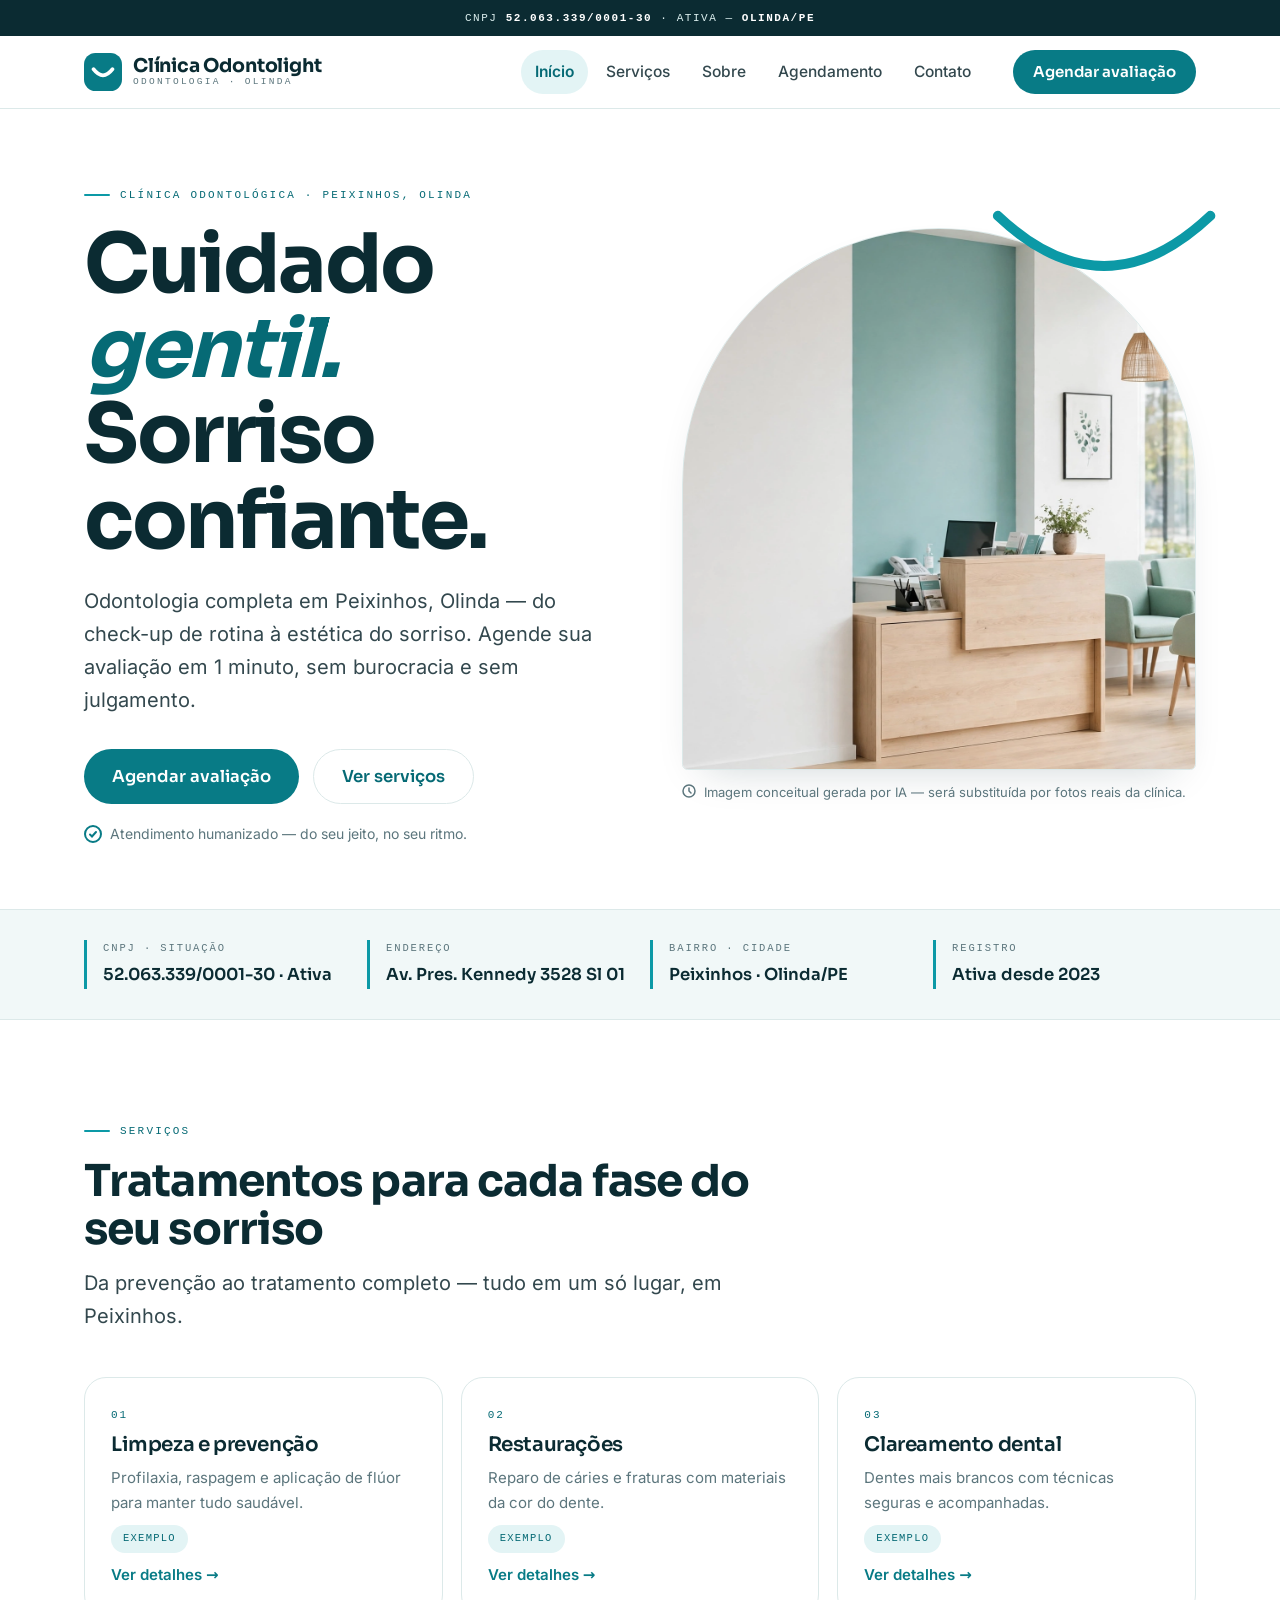
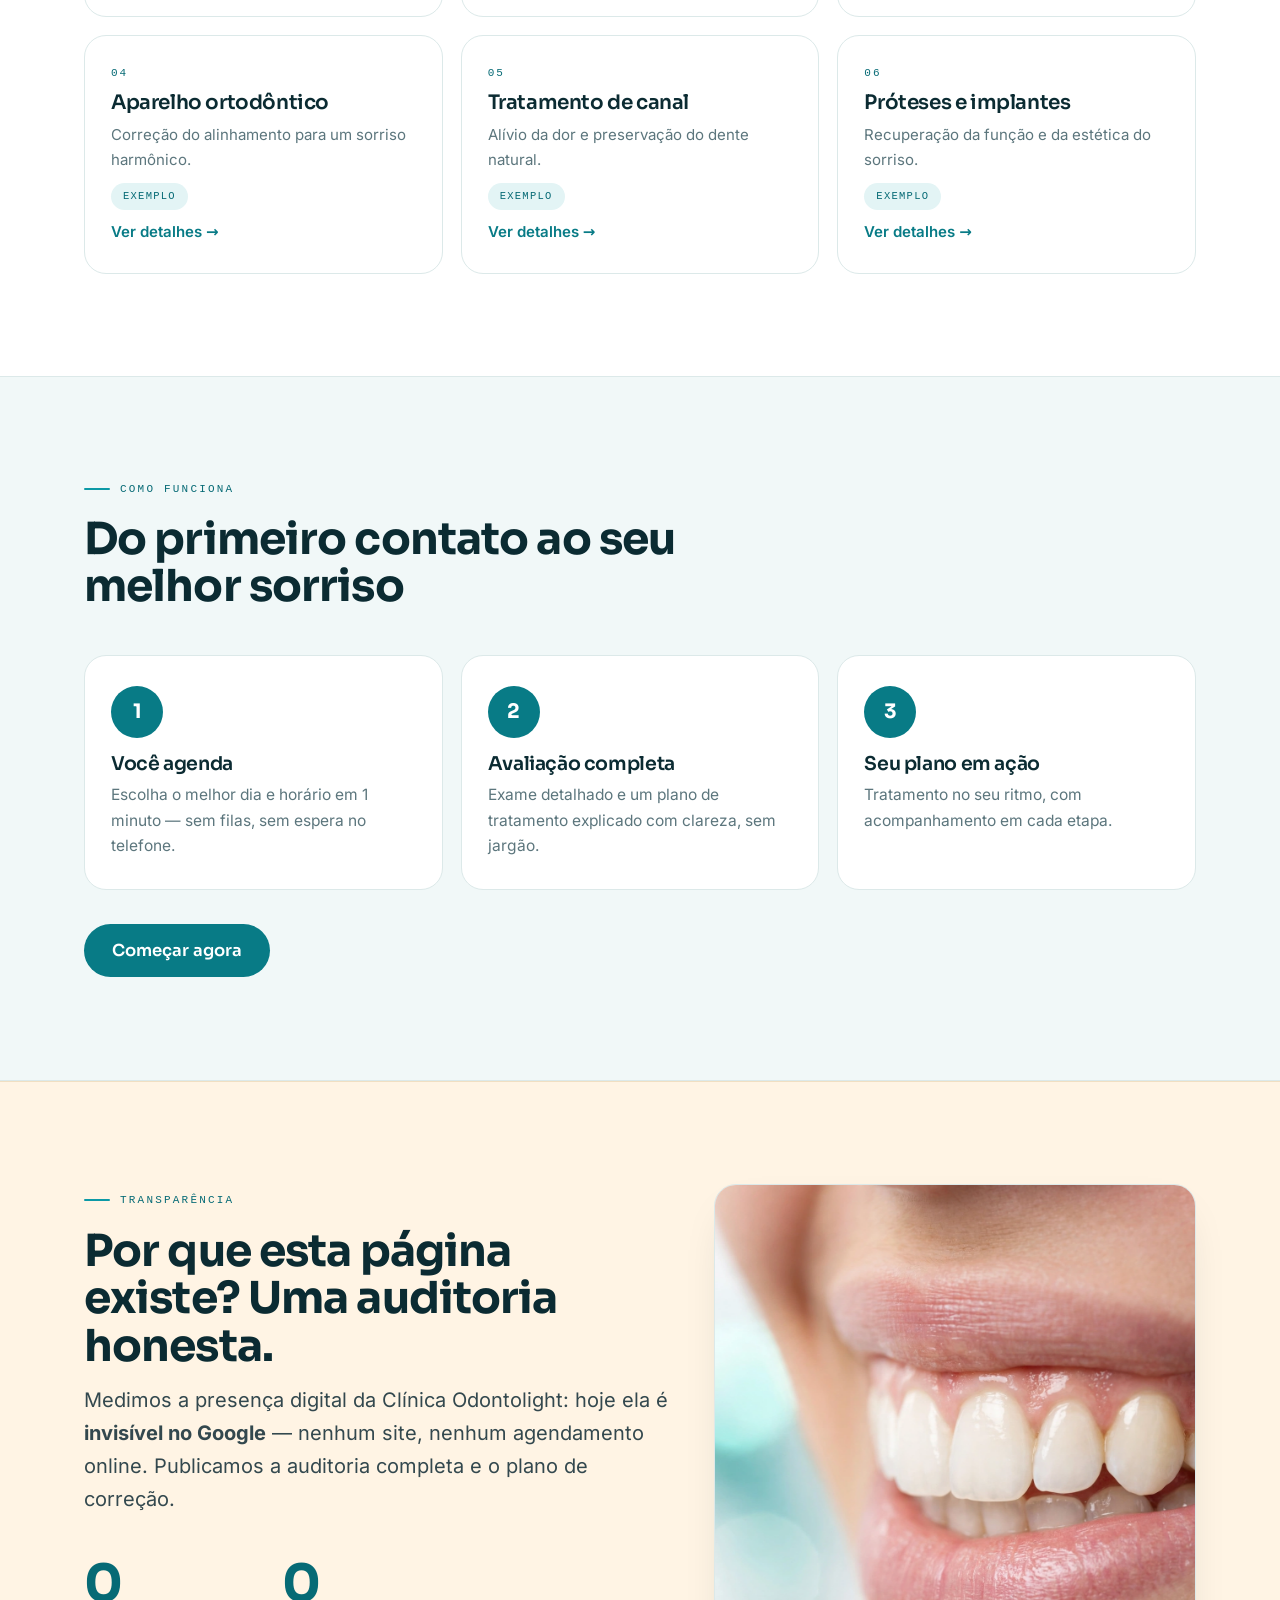
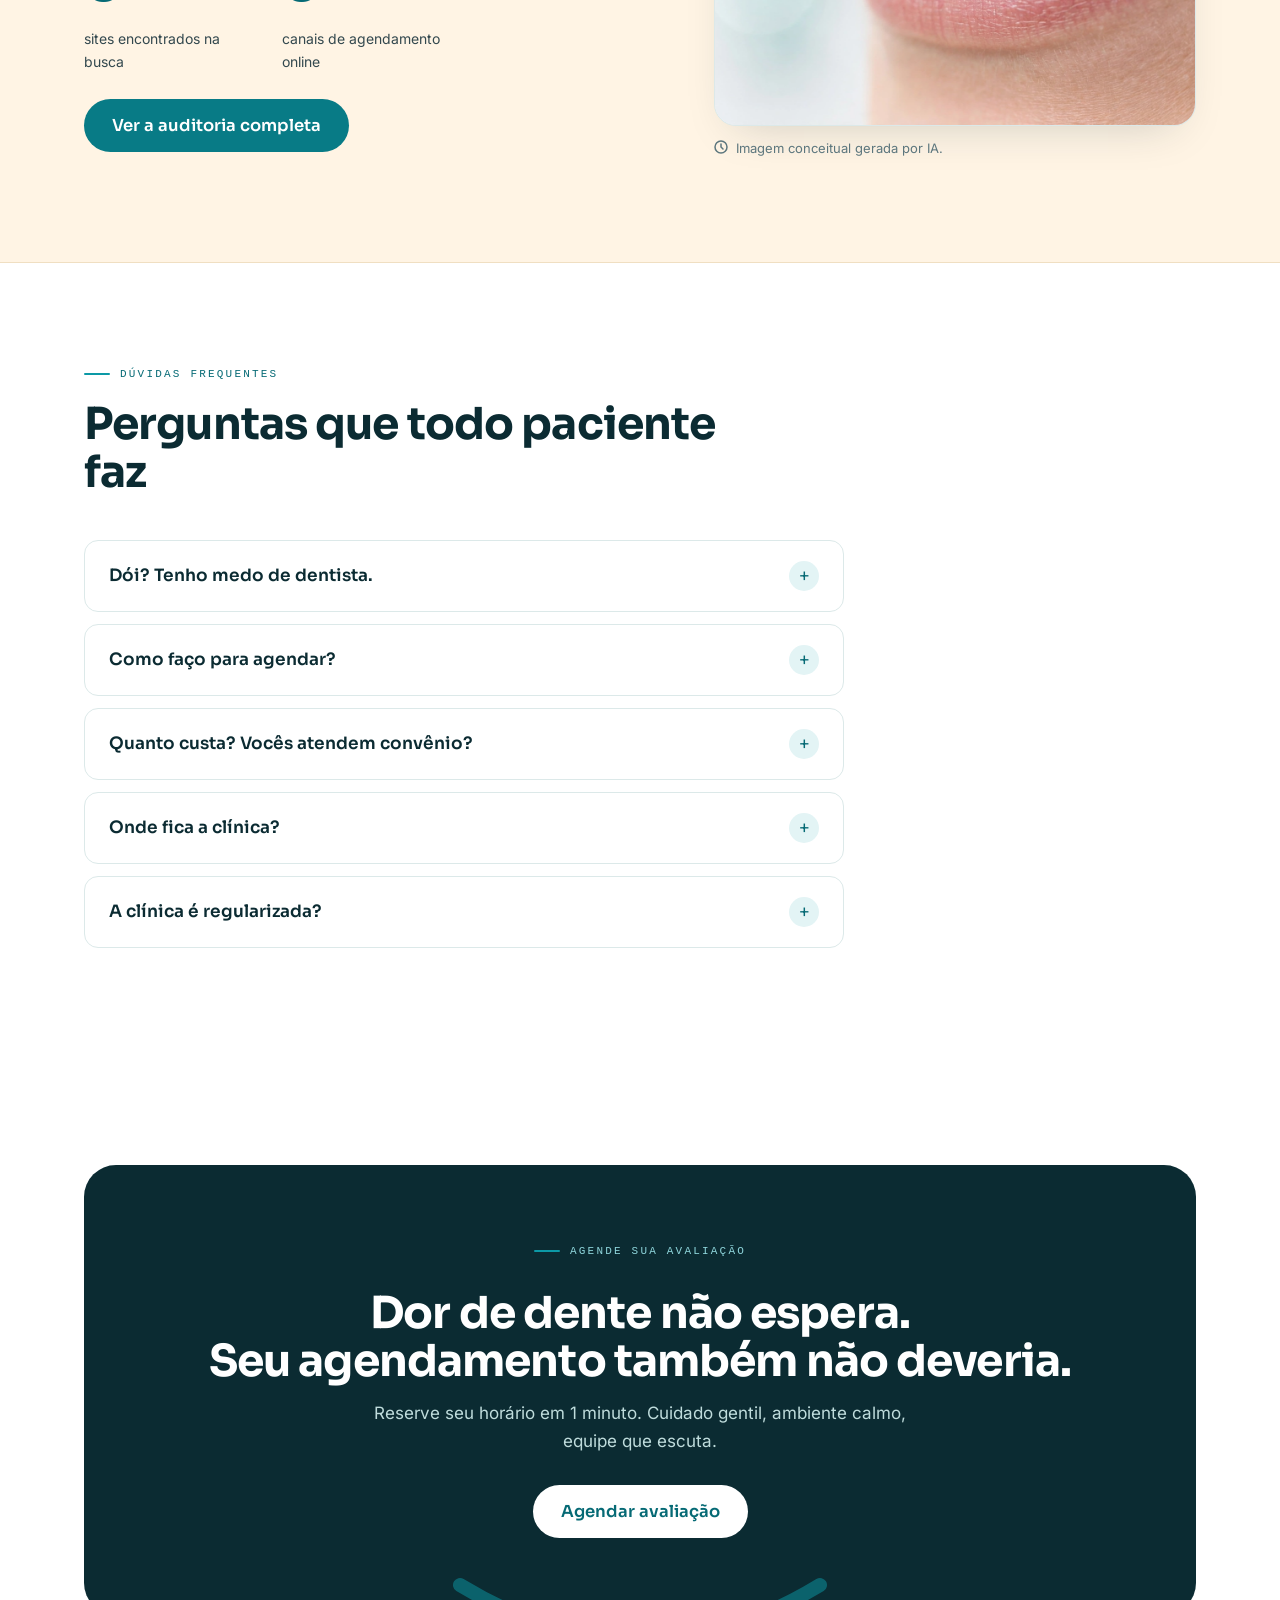
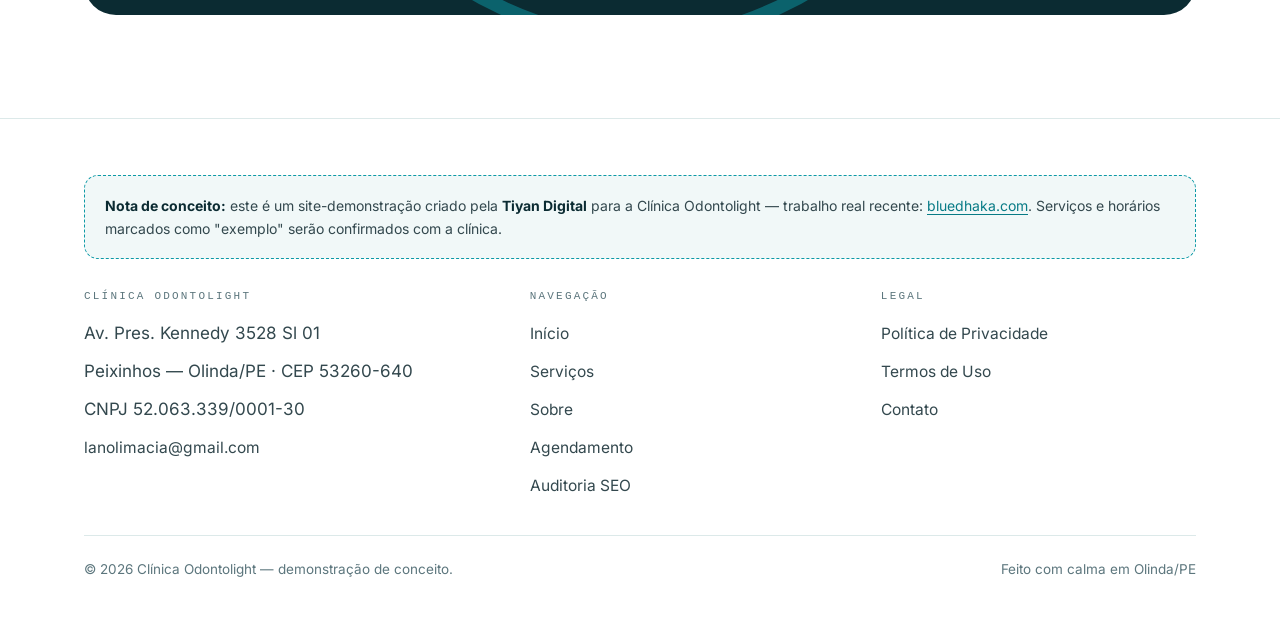
<file: index.html>
<!DOCTYPE html>
<html lang="pt-BR">
<head>
<meta charset="UTF-8">
<meta name="viewport" content="width=device-width, initial-scale=1.0">
<title>Clínica Odontolight — Odontologia em Peixinhos, Olinda/PE | Agende sua avaliação</title>
<meta name="description" content="Clínica Odontolight — odontologia completa em Peixinhos, Olinda/PE: prevenção, restaurações, clareamento, ortodontia e mais. Agende sua avaliação em 1 minuto.">
<meta property="og:title" content="Clínica Odontolight — Odontologia em Olinda/PE">
<meta property="og:description" content="Cuidado gentil. Sorriso confiante. Agende sua avaliação em Peixinhos, Olinda.">
<meta property="og:type" content="website">
<link rel="icon" href="data:image/svg+xml,<svg xmlns='http://www.w3.org/2000/svg' viewBox='0 0 64 64'><rect width='64' height='64' rx='16' fill='%230878B86'/><path d='M14 26 Q32 46 50 26' stroke='white' stroke-width='6' fill='none' stroke-linecap='round'/></svg>">
<link rel="stylesheet" href="css/style.css">
<script type="application/ld+json">
{"@context":"https://schema.org","@type":"Dentist","name":"Clínica Odontolight",
"address":{"@type":"PostalAddress","streetAddress":"Av. Pres. Kennedy 3528 Sl 01","addressLocality":"Olinda","addressRegion":"PE","postalCode":"53260-640","addressCountry":"BR"},
"identifier":"52.063.339/0001-30","email":"lanolimacia@gmail.com"}
</script>
</head>
<body>
<a class="skip" href="#main" style="position:absolute;left:-999px">Pular para o conteúdo</a>

<div class="microstrip" role="note">
  <div class="wrap"><span>CNPJ <b>52.063.339/0001-30</b> · Ativa — <b>Olinda/PE</b></span></div>
</div>

<header class="site">
  <div class="wrap nav">
    <a class="brand" href="index.html" aria-label="Clínica Odontolight — início">
      <svg class="brand-mark" viewBox="0 0 40 40" aria-hidden="true"><rect width="40" height="40" rx="12" fill="#087B86"/><path d="M10 17 Q20 30 30 17" stroke="#fff" stroke-width="4" fill="none" stroke-linecap="round"/></svg>
      <span class="brand-name"><span data-clinica="name">Clínica Odontolight</span><small>Odontologia · Olinda</small></span>
    </a>
    <nav class="main" id="navMain" aria-label="Principal">
      <ul>
        <li><a href="index.html" aria-current="page">Início</a></li>
        <li><a href="servicos.html">Serviços</a></li>
        <li><a href="sobre.html">Sobre</a></li>
        <li><a href="agendamento.html">Agendamento</a></li>
        <li><a href="contato.html">Contato</a></li>
      </ul>
    </nav>
    <a class="btn btn-sm" href="agendamento.html">Agendar avaliação</a>
    <button class="burger" aria-label="Abrir menu" aria-expanded="false" aria-controls="navMain">☰</button>
  </div>
</header>

<main id="main">
  <!-- HERÓI -->
  <section class="hero" aria-labelledby="hero-h">
    <div class="wrap hero-grid">
      <div class="rv">
        <p class="eyebrow">Clínica odontológica · Peixinhos, Olinda</p>
        <h1 id="hero-h">
          <span class="mask-line"><span>Cuidado <em class="accent-word">gentil.</em></span></span>
          <span class="mask-line"><span>Sorriso confiante.</span></span>
        </h1>
        <p class="lede">Odontologia completa em Peixinhos, Olinda — do check-up de rotina à estética do sorriso. Agende sua avaliação em 1 minuto, sem burocracia e sem julgamento.</p>
        <div class="hero-cta">
          <a class="btn" href="agendamento.html">Agendar avaliação</a>
          <a class="btn btn-ghost" href="servicos.html">Ver serviços</a>
        </div>
        <p class="hero-note">
          <svg width="18" height="18" viewBox="0 0 18 18" aria-hidden="true"><circle cx="9" cy="9" r="8" fill="none" stroke="#087B86" stroke-width="2"/><path d="M6 9.5l2 2 4-4.5" stroke="#087B86" stroke-width="2" fill="none" stroke-linecap="round"/></svg>
          Atendimento humanizado — do seu jeito, no seu ritmo.
        </p>
      </div>
      <div class="hero-media rv">
        <svg class="arc-ring" viewBox="0 0 240 120" aria-hidden="true"><path d="M12 14 Q120 116 228 14"/></svg>
        <div class="arch">
          <img src="assets/hero-clinica.webp" alt="Recepção clara e moderna de clínica odontológica em tons de branco e verde-água" width="1200" height="900" fetchpriority="high">
        </div>
        <p class="img-cap">
          <svg width="14" height="14" viewBox="0 0 14 14" aria-hidden="true"><circle cx="7" cy="7" r="6" fill="none" stroke="#5C767D" stroke-width="1.5"/><path d="M7 4v3l2 2" stroke="#5C767D" stroke-width="1.5" fill="none" stroke-linecap="round"/></svg>
          Imagem conceitual gerada por IA — será substituída por fotos reais da clínica.
        </p>
      </div>
    </div>
  </section>

  <!-- FAIXA DE FATOS VERIFICADOS -->
  <div class="trust" role="region" aria-label="Dados verificados da clínica">
    <div class="wrap trust-grid">
      <div class="trust-item rv"><div class="k">CNPJ · Situação</div><div class="v">52.063.339/0001-30 · Ativa</div></div>
      <div class="trust-item rv"><div class="k">Endereço</div><div class="v">Av. Pres. Kennedy 3528 Sl 01</div></div>
      <div class="trust-item rv"><div class="k">Bairro · Cidade</div><div class="v">Peixinhos · Olinda/PE</div></div>
      <div class="trust-item rv"><div class="k">Registro</div><div class="v">Ativa desde 2023</div></div>
    </div>
  </div>

  <!-- SERVIÇOS -->
  <section aria-labelledby="svc-h">
    <div class="wrap">
      <div class="sec-head rv">
        <p class="eyebrow">Serviços</p>
        <h2 id="svc-h">Tratamentos para cada fase do seu sorriso</h2>
        <p class="lede">Da prevenção ao tratamento completo — tudo em um só lugar, em Peixinhos.</p>
      </div>
      <div class="bento">
        <article class="tile rv"><span class="n">01</span><h3>Limpeza e prevenção</h3><p>Profilaxia, raspagem e aplicação de flúor para manter tudo saudável.</p><span class="tag">Exemplo</span><a class="go" href="servicos.html">Ver detalhes →</a></article>
        <article class="tile rv"><span class="n">02</span><h3>Restaurações</h3><p>Reparo de cáries e fraturas com materiais da cor do dente.</p><span class="tag">Exemplo</span><a class="go" href="servicos.html">Ver detalhes →</a></article>
        <article class="tile rv"><span class="n">03</span><h3>Clareamento dental</h3><p>Dentes mais brancos com técnicas seguras e acompanhadas.</p><span class="tag">Exemplo</span><a class="go" href="servicos.html">Ver detalhes →</a></article>
        <article class="tile rv"><span class="n">04</span><h3>Aparelho ortodôntico</h3><p>Correção do alinhamento para um sorriso harmônico.</p><span class="tag">Exemplo</span><a class="go" href="servicos.html">Ver detalhes →</a></article>
        <article class="tile rv"><span class="n">05</span><h3>Tratamento de canal</h3><p>Alívio da dor e preservação do dente natural.</p><span class="tag">Exemplo</span><a class="go" href="servicos.html">Ver detalhes →</a></article>
        <article class="tile rv"><span class="n">06</span><h3>Próteses e implantes</h3><p>Recuperação da função e da estética do sorriso.</p><span class="tag">Exemplo</span><a class="go" href="servicos.html">Ver detalhes →</a></article>
      </div>
    </div>
  </section>

  <!-- COMO FUNCIONA -->
  <section style="background:var(--mist);border-block:1px solid var(--line)" aria-labelledby="how-h">
    <div class="wrap">
      <div class="sec-head rv">
        <p class="eyebrow">Como funciona</p>
        <h2 id="how-h">Do primeiro contato ao seu melhor sorriso</h2>
      </div>
      <div class="steps">
        <div class="step rv"><span class="n">1</span><h3>Você agenda</h3><p>Escolha o melhor dia e horário em 1 minuto — sem filas, sem espera no telefone.</p></div>
        <div class="step rv"><span class="n">2</span><h3>Avaliação completa</h3><p>Exame detalhado e um plano de tratamento explicado com clareza, sem jargão.</p></div>
        <div class="step rv"><span class="n">3</span><h3>Seu plano em ação</h3><p>Tratamento no seu ritmo, com acompanhamento em cada etapa.</p></div>
      </div>
      <div style="margin-top:34px" class="rv"><a class="btn" href="agendamento.html">Começar agora</a></div>
    </div>
  </section>

  <!-- BANDA QUENTE: AUDITORIA -->
  <section class="band-warm" aria-labelledby="audit-h">
    <div class="wrap split">
      <div class="rv">
        <p class="eyebrow">Transparência</p>
        <h2 id="audit-h">Por que esta página existe? Uma auditoria honesta.</h2>
        <p class="lede">Medimos a presença digital da <span data-clinica="name">Clínica Odontolight</span>: hoje ela é <strong>invisível no Google</strong> — nenhum site, nenhum agendamento online. Publicamos a auditoria completa e o plano de correção.</p>
        <div class="stat-row">
          <div class="stat"><div class="num">0</div><div class="lbl">sites encontrados na busca</div></div>
          <div class="stat"><div class="num">0</div><div class="lbl">canais de agendamento online</div></div>
        </div>
        <a class="btn" href="auditoria-seo.html">Ver a auditoria completa</a>
      </div>
      <div class="rv">
        <div class="arch" style="border-radius:var(--r-lg)">
          <img src="assets/sorriso-detalhe.webp" alt="Close-up de um sorriso saudável e natural" width="1200" height="900" loading="lazy">
        </div>
        <p class="img-cap">
          <svg width="14" height="14" viewBox="0 0 14 14" aria-hidden="true"><circle cx="7" cy="7" r="6" fill="none" stroke="#5C767D" stroke-width="1.5"/><path d="M7 4v3l2 2" stroke="#5C767D" stroke-width="1.5" fill="none" stroke-linecap="round"/></svg>
          Imagem conceitual gerada por IA.
        </p>
      </div>
    </div>
  </section>

  <!-- FAQ -->
  <section aria-labelledby="faq-h">
    <div class="wrap">
      <div class="sec-head rv">
        <p class="eyebrow">Dúvidas frequentes</p>
        <h2 id="faq-h">Perguntas que todo paciente faz</h2>
      </div>
      <div class="faq">
        <details class="rv"><summary>Dói? Tenho medo de dentista.<span class="pm" aria-hidden="true">+</span></summary><div class="a"><p>É a dúvida mais comum — e a mais importante. Os tratamentos modernos usam anestesia eficaz e técnicas minimamente invasivas. Aqui, cada passo é explicado antes de começar, e você pode pedir uma pausa a qualquer momento. Sem julgamento, no seu ritmo.</p></div></details>
        <details class="rv"><summary>Como faço para agendar?<span class="pm" aria-hidden="true">+</span></summary><div class="a"><p>Pela <a href="agendamento.html">página de agendamento</a>: você escolhe o serviço e o melhor dia, e a clínica confirma. Simples assim — sem precisar ligar em horário comercial.</p></div></details>
        <details class="rv"><summary>Quanto custa? Vocês atendem convênio?<span class="pm" aria-hidden="true">+</span></summary><div class="a"><p>Os valores variam por tratamento e são informados com transparência na avaliação — sem surpresas no meio do caminho. Sobre convênios: consulte a clínica diretamente, pois a lista de convênios ainda está sendo confirmada.</p></div></details>
        <details class="rv"><summary>Onde fica a clínica?<span class="pm" aria-hidden="true">+</span></summary><div class="a"><p>Na <strong>Av. Pres. Kennedy 3528, Sl 01 — Peixinhos, Olinda/PE</strong> (CEP 53260-640). Veja como chegar na <a href="contato.html">página de contato</a>.</p></div></details>
        <details class="rv"><summary>A clínica é regularizada?<span class="pm" aria-hidden="true">+</span></summary><div class="a"><p>Sim. A CLINICA ODONTOLIGHT LTDA está com <strong>CNPJ 52.063.339/0001-30 ativo</strong> desde 2023, registrada para atividade odontológica. Transparência total: os dados estão na <a href="sobre.html">página Sobre</a>.</p></div></details>
      </div>
    </div>
  </section>

  <!-- CTA FINAL -->
  <section aria-label="Agende sua avaliação">
    <div class="wrap">
      <div class="cta-final rv">
        <p class="eyebrow" style="justify-content:center;color:#8FD6DC">Agende sua avaliação</p>
        <h2>Dor de dente não espera.<br>Seu agendamento também não deveria.</h2>
        <p>Reserve seu horário em 1 minuto. Cuidado gentil, ambiente calmo, equipe que escuta.</p>
        <a class="btn btn-light" href="agendamento.html">Agendar avaliação</a>
        <svg class="smile" width="420" height="120" viewBox="0 0 420 120" aria-hidden="true"><path d="M30 20 Q210 130 390 20" stroke="#0C99A6" stroke-width="14" fill="none" stroke-linecap="round"/></svg>
      </div>
    </div>
  </section>
</main>

<footer class="site">
  <div class="wrap">
    <div class="concept-note rv"><b>Nota de conceito:</b> este é um site-demonstração criado pela <b>Tiyan Digital</b> para a <span data-clinica="name">Clínica Odontolight</span> — trabalho real recente: <a href="https://bluedhaka.com" target="_blank" rel="noopener">bluedhaka.com</a>. Serviços e horários marcados como "exemplo" serão confirmados com a clínica.</div>
    <div class="foot-grid">
      <div>
        <h4><span data-clinica="name">Clínica Odontolight</span></h4>
        <ul>
          <li>Av. Pres. Kennedy 3528 Sl 01</li>
          <li>Peixinhos — Olinda/PE · CEP 53260-640</li>
          <li>CNPJ 52.063.339/0001-30</li>
          <li><a href="mailto:lanolimacia@gmail.com">lanolimacia@gmail.com</a></li>
        </ul>
      </div>
      <div>
        <h4>Navegação</h4>
        <ul>
          <li><a href="index.html">Início</a></li>
          <li><a href="servicos.html">Serviços</a></li>
          <li><a href="sobre.html">Sobre</a></li>
          <li><a href="agendamento.html">Agendamento</a></li>
          <li><a href="auditoria-seo.html">Auditoria SEO</a></li>
        </ul>
      </div>
      <div>
        <h4>Legal</h4>
        <ul>
          <li><a href="privacidade.html">Política de Privacidade</a></li>
          <li><a href="termos.html">Termos de Uso</a></li>
          <li><a href="contato.html">Contato</a></li>
        </ul>
      </div>
    </div>
    <div class="foot-base">
      <span>© <span data-year>2026</span> <span data-clinica="name">Clínica Odontolight</span> — demonstração de conceito.</span>
      <span>Feito com calma em Olinda/PE</span>
    </div>
  </div>
</footer>

<a class="sticky-cta" href="agendamento.html">Agendar avaliação</a>
<script src="js/config.js"></script>
<script src="js/site.js"></script>
</body>
</html>
</file>
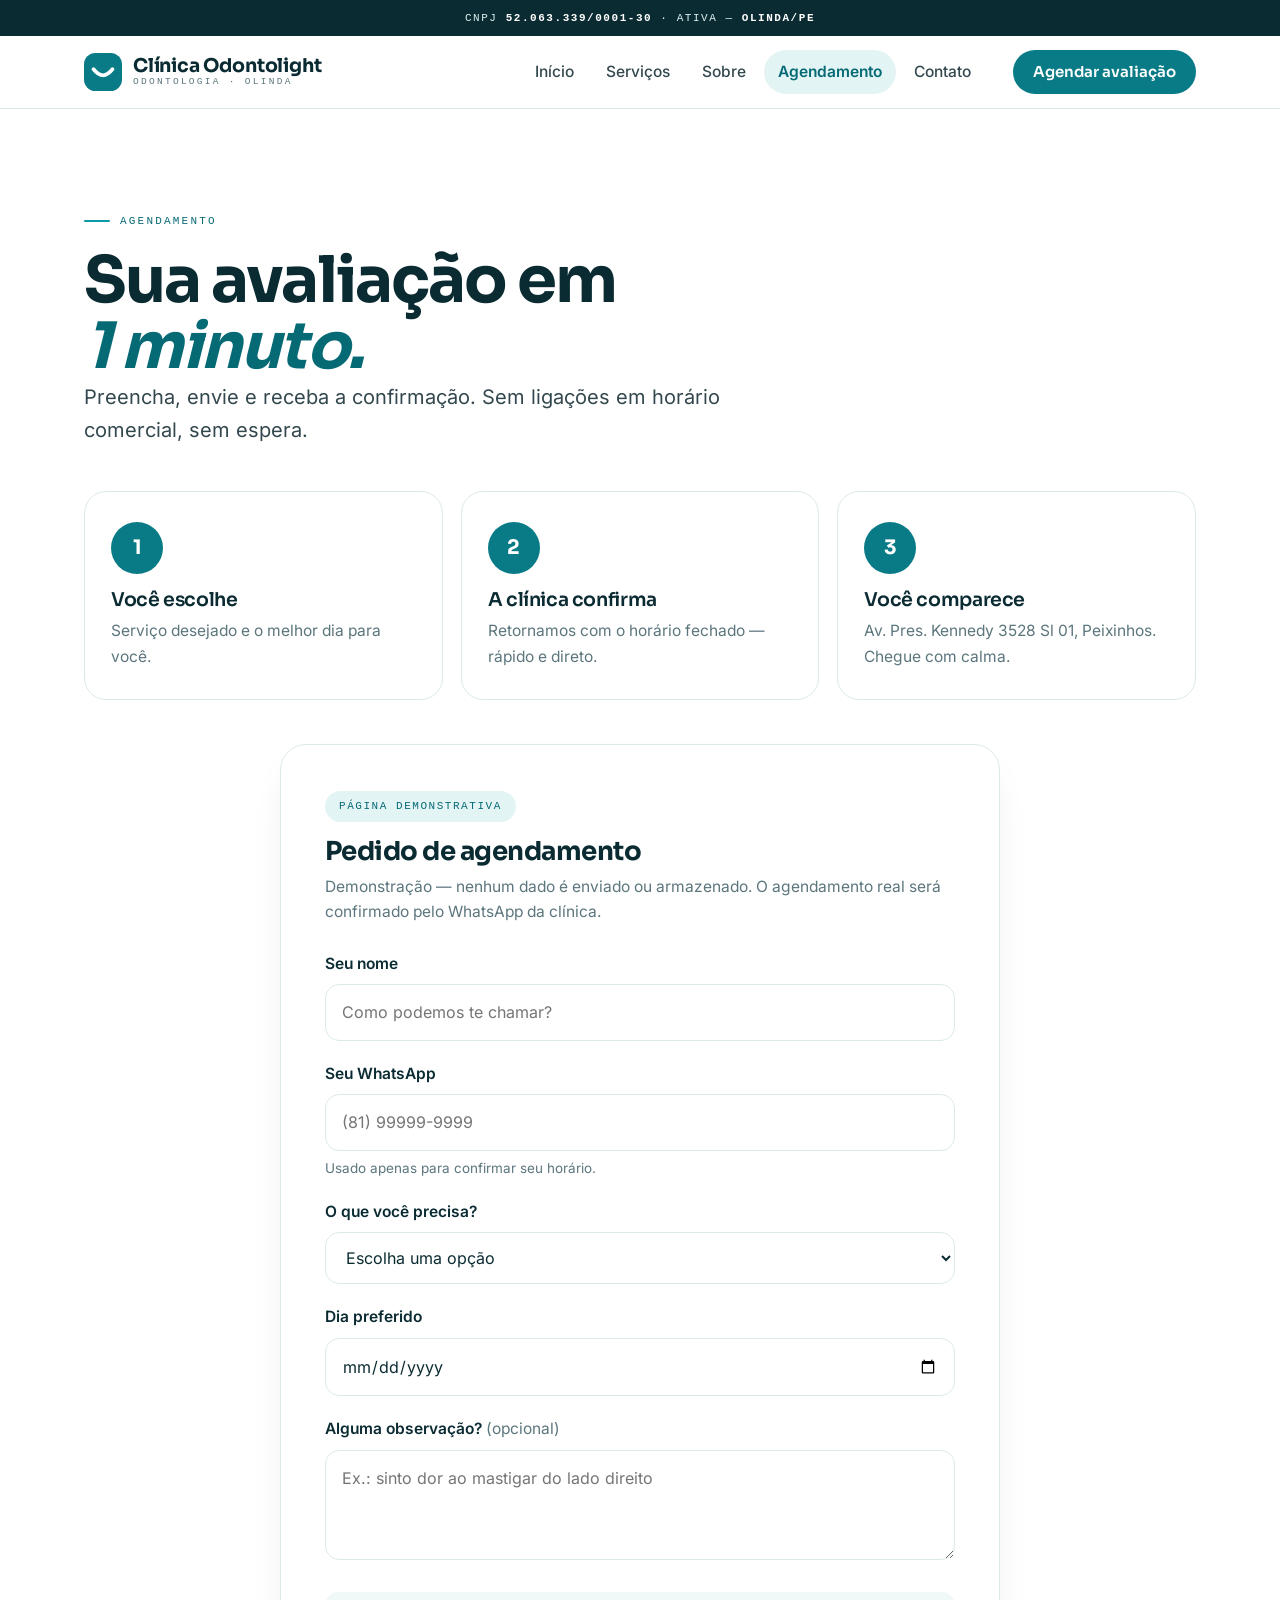
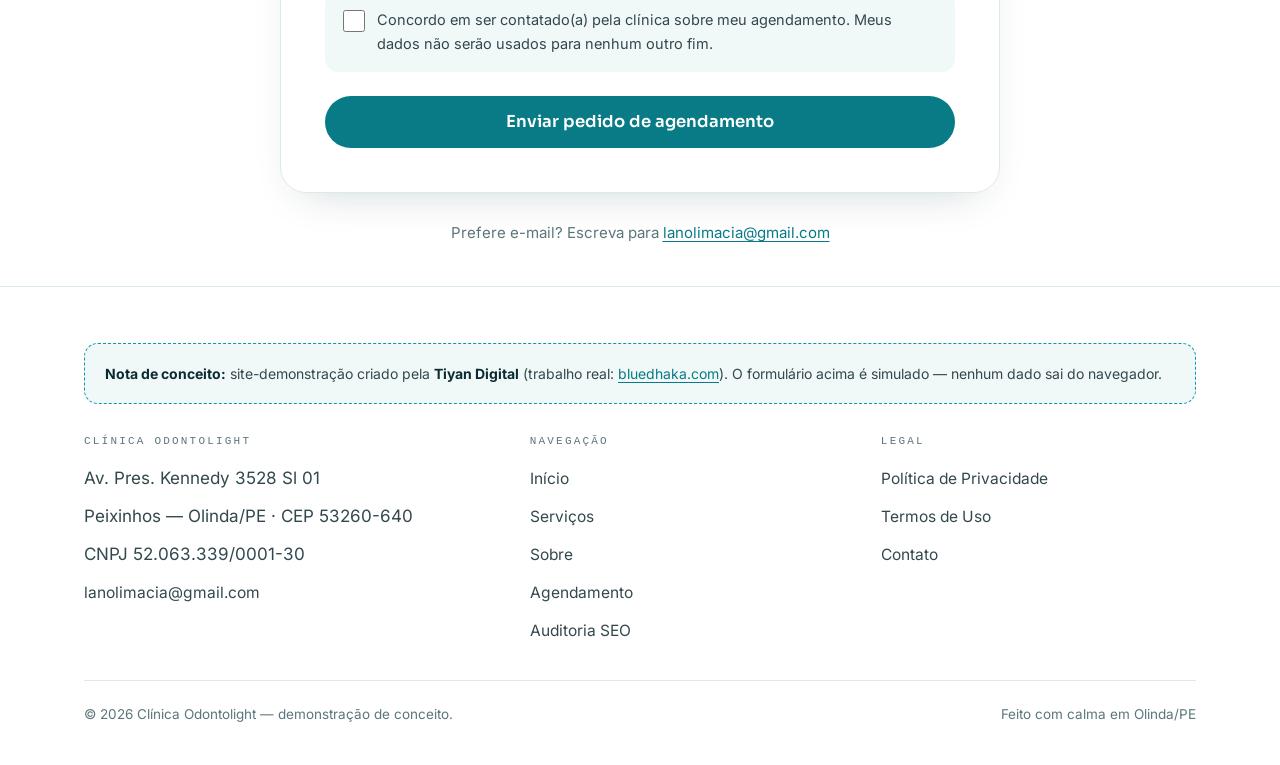
<file: agendamento.html>
<!DOCTYPE html>
<html lang="pt-BR">
<head>
<meta charset="UTF-8">
<meta name="viewport" content="width=device-width, initial-scale=1.0">
<title>Agendamento — Clínica Odontolight | Reserve sua avaliação em 1 minuto</title>
<meta name="description" content="Agende sua avaliação na Clínica Odontolight, Peixinhos, Olinda/PE. Escolha o serviço e o melhor dia — confirmação rápida, sem burocracia.">
<meta property="og:title" content="Agendamento — Clínica Odontolight">
<meta property="og:description" content="Reserve sua avaliação em 1 minuto.">
<meta property="og:type" content="website">
<link rel="icon" href="data:image/svg+xml,<svg xmlns='http://www.w3.org/2000/svg' viewBox='0 0 64 64'><rect width='64' height='64' rx='16' fill='%230878B86'/><path d='M14 26 Q32 46 50 26' stroke='white' stroke-width='6' fill='none' stroke-linecap='round'/></svg>">
<link rel="stylesheet" href="css/style.css">
</head>
<body>
<div class="microstrip" role="note"><div class="wrap"><span>CNPJ <b>52.063.339/0001-30</b> · Ativa — <b>Olinda/PE</b></span></div></div>
<header class="site">
  <div class="wrap nav">
    <a class="brand" href="index.html" aria-label="Clínica Odontolight — início">
      <svg class="brand-mark" viewBox="0 0 40 40" aria-hidden="true"><rect width="40" height="40" rx="12" fill="#087B86"/><path d="M10 17 Q20 30 30 17" stroke="#fff" stroke-width="4" fill="none" stroke-linecap="round"/></svg>
      <span class="brand-name"><span data-clinica="name">Clínica Odontolight</span><small>Odontologia · Olinda</small></span>
    </a>
    <nav class="main" id="navMain" aria-label="Principal">
      <ul>
        <li><a href="index.html">Início</a></li>
        <li><a href="servicos.html">Serviços</a></li>
        <li><a href="sobre.html">Sobre</a></li>
        <li><a href="agendamento.html" aria-current="page">Agendamento</a></li>
        <li><a href="contato.html">Contato</a></li>
      </ul>
    </nav>
    <a class="btn btn-sm" href="agendamento.html">Agendar avaliação</a>
    <button class="burger" aria-label="Abrir menu" aria-expanded="false" aria-controls="navMain">☰</button>
  </div>
</header>

<main id="main">
  <section aria-labelledby="book-h" style="padding-bottom:40px">
    <div class="wrap">
      <div class="sec-head rv">
        <p class="eyebrow">Agendamento</p>
        <h1 id="book-h" style="font-size:clamp(36px,5.4vw,64px)">Sua avaliação em<br><em class="accent-word">1 minuto.</em></h1>
        <p class="lede">Preencha, envie e receba a confirmação. Sem ligações em horário comercial, sem espera.</p>
      </div>

      <div class="steps" style="margin-bottom:44px" aria-label="Como funciona o agendamento">
        <div class="step rv"><span class="n">1</span><h3>Você escolhe</h3><p>Serviço desejado e o melhor dia para você.</p></div>
        <div class="step rv"><span class="n">2</span><h3>A clínica confirma</h3><p>Retornamos com o horário fechado — rápido e direto.</p></div>
        <div class="step rv"><span class="n">3</span><h3>Você comparece</h3><p>Av. Pres. Kennedy 3528 Sl 01, Peixinhos. Chegue com calma.</p></div>
      </div>

      <div class="form-card rv" style="max-width:720px;margin-inline:auto">
        <span class="demo-flag">Página demonstrativa</span>
        <h2 style="font-size:26px;margin-bottom:8px">Pedido de agendamento</h2>
        <p style="color:var(--muted);font-size:15.5px;margin-bottom:26px">Demonstração — nenhum dado é enviado ou armazenado. O agendamento real será confirmado pelo WhatsApp da clínica.</p>
        <form data-demo-form novalidate>
          <div class="field">
            <label for="f-nome">Seu nome</label>
            <input id="f-nome" name="nome" type="text" autocomplete="name" required placeholder="Como podemos te chamar?">
          </div>
          <div class="field">
            <label for="f-wa">Seu WhatsApp</label>
            <input id="f-wa" name="whatsapp" type="tel" autocomplete="tel" inputmode="tel" required placeholder="(81) 99999-9999">
            <p class="hint">Usado apenas para confirmar seu horário.</p>
          </div>
          <div class="field">
            <label for="f-svc">O que você precisa?</label>
            <select id="f-svc" name="servico" required>
              <option value="" disabled selected>Escolha uma opção</option>
              <option>Avaliação geral / check-up</option>
              <option>Limpeza</option>
              <option>Dor de dente / urgência</option>
              <option>Clareamento</option>
              <option>Aparelho ortodôntico</option>
              <option>Outro assunto</option>
            </select>
          </div>
          <div class="field">
            <label for="f-data">Dia preferido</label>
            <input id="f-data" name="data" type="date" required>
          </div>
          <div class="field">
            <label for="f-msg">Alguma observação? <span style="font-weight:400;color:var(--muted)">(opcional)</span></label>
            <textarea id="f-msg" name="mensagem" placeholder="Ex.: sinto dor ao mastigar do lado direito"></textarea>
          </div>
          <label class="consent">
            <input type="checkbox" required>
            <span>Concordo em ser contatado(a) pela clínica sobre meu agendamento. Meus dados não serão usados para nenhum outro fim.</span>
          </label>
          <button class="btn" type="submit" style="width:100%">Enviar pedido de agendamento</button>
        </form>
        <div class="form-ok" hidden>
          <div class="ring">
            <svg width="40" height="40" viewBox="0 0 40 40" aria-hidden="true"><path d="M12 21l8 8 8-16" stroke="#087B86" stroke-width="4" fill="none" stroke-linecap="round" stroke-linejoin="round"/></svg>
          </div>
          <h2 style="font-size:26px;margin-bottom:10px">Pedido recebido, <span data-nome>visitante</span>!</h2>
          <p style="max-width:44ch;margin:0 auto 8px">Na versão real, a clínica confirmaria seu horário pelo WhatsApp em minutos.</p>
          <p style="font-size:14px;color:var(--muted)">Demonstração — nada foi enviado. <a href="index.html">Voltar ao início</a></p>
        </div>
      </div>

      <p class="rv" style="text-align:center;margin-top:28px;color:var(--muted);font-size:15px">Prefere e-mail? Escreva para <a href="mailto:lanolimacia@gmail.com">lanolimacia@gmail.com</a></p>
    </div>
  </section>
</main>

<footer class="site">
  <div class="wrap">
    <div class="concept-note rv"><b>Nota de conceito:</b> site-demonstração criado pela <b>Tiyan Digital</b> (trabalho real: <a href="https://bluedhaka.com" target="_blank" rel="noopener">bluedhaka.com</a>). O formulário acima é simulado — nenhum dado sai do navegador.</div>
    <div class="foot-grid">
      <div><h4><span data-clinica="name">Clínica Odontolight</span></h4>
        <ul><li>Av. Pres. Kennedy 3528 Sl 01</li><li>Peixinhos — Olinda/PE · CEP 53260-640</li><li>CNPJ 52.063.339/0001-30</li><li><a href="mailto:lanolimacia@gmail.com">lanolimacia@gmail.com</a></li></ul></div>
      <div><h4>Navegação</h4>
        <ul><li><a href="index.html">Início</a></li><li><a href="servicos.html">Serviços</a></li><li><a href="sobre.html">Sobre</a></li><li><a href="agendamento.html">Agendamento</a></li><li><a href="auditoria-seo.html">Auditoria SEO</a></li></ul></div>
      <div><h4>Legal</h4>
        <ul><li><a href="privacidade.html">Política de Privacidade</a></li><li><a href="termos.html">Termos de Uso</a></li><li><a href="contato.html">Contato</a></li></ul></div>
    </div>
    <div class="foot-base"><span>© <span data-year>2026</span> <span data-clinica="name">Clínica Odontolight</span> — demonstração de conceito.</span><span>Feito com calma em Olinda/PE</span></div>
  </div>
</footer>
<a class="sticky-cta" href="agendamento.html">Agendar avaliação</a>
<script src="js/config.js"></script>
<script src="js/site.js"></script>
</body>
</html>
</file>
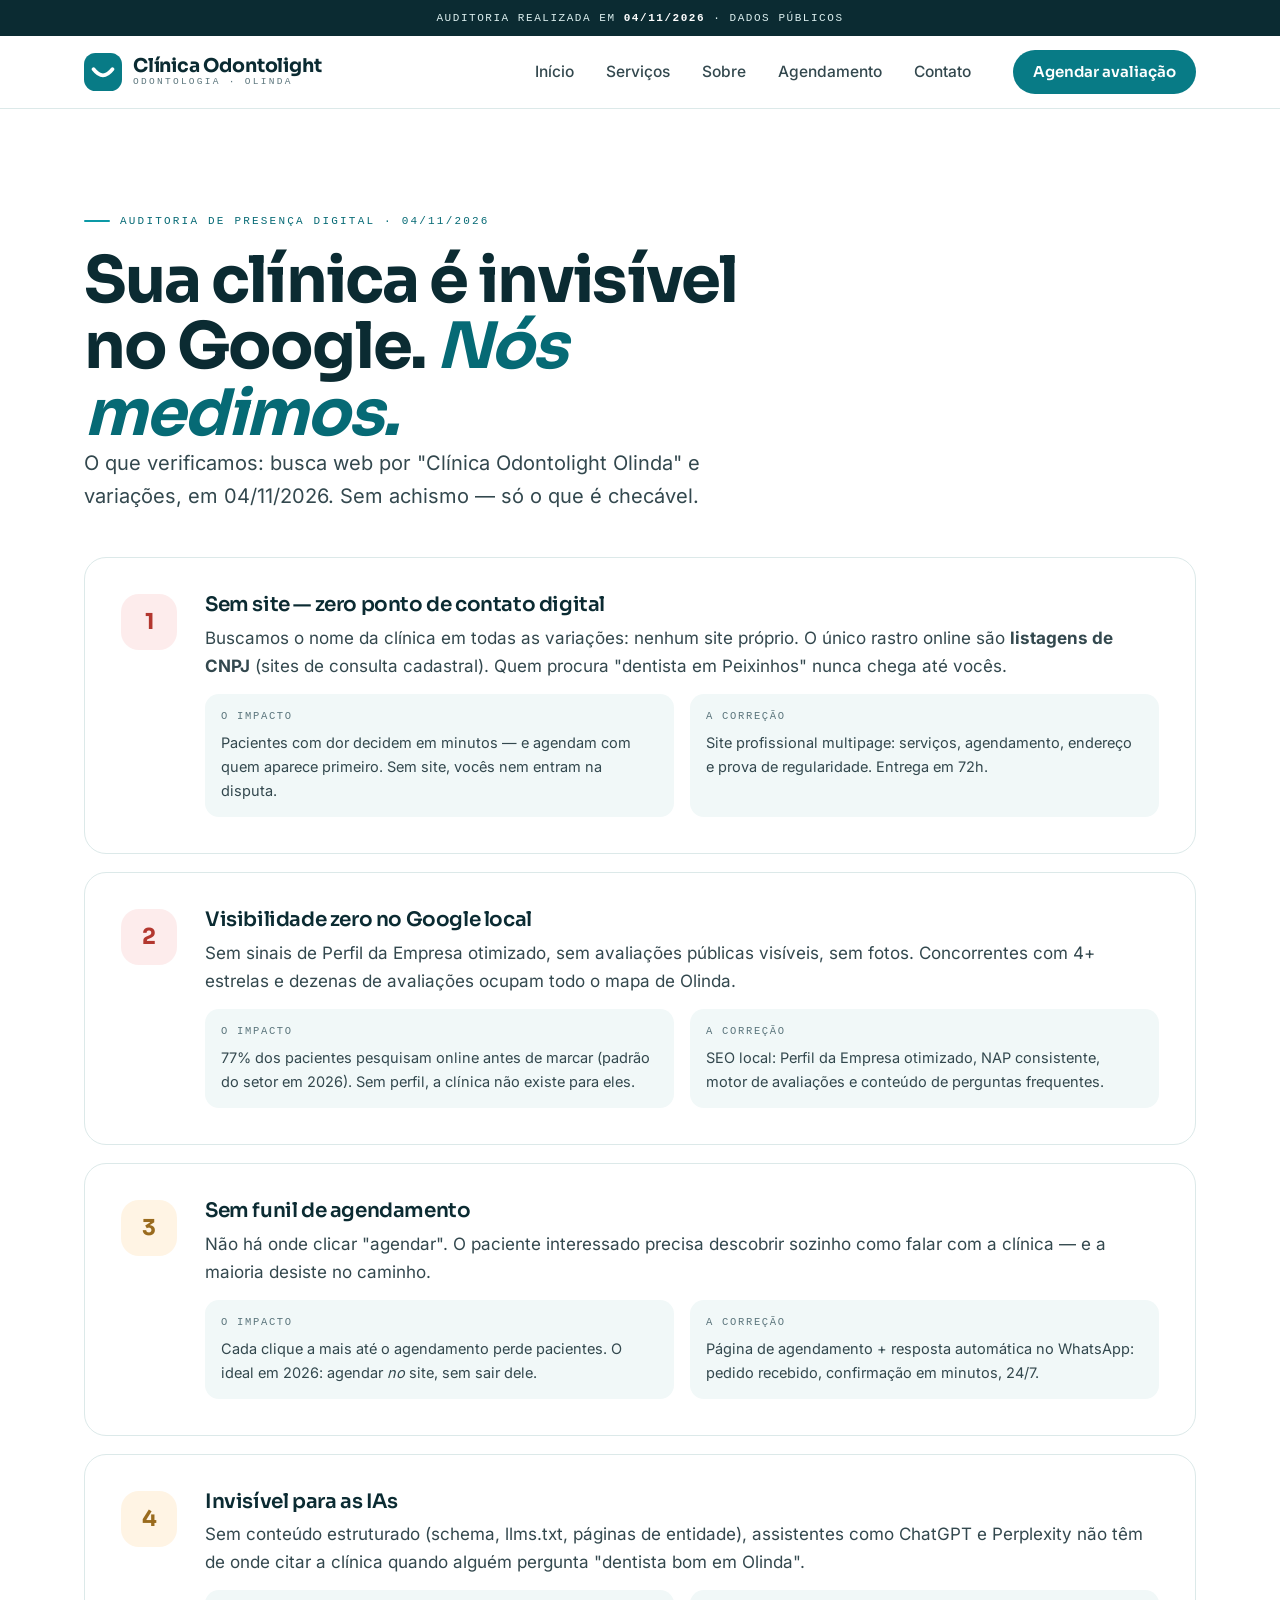
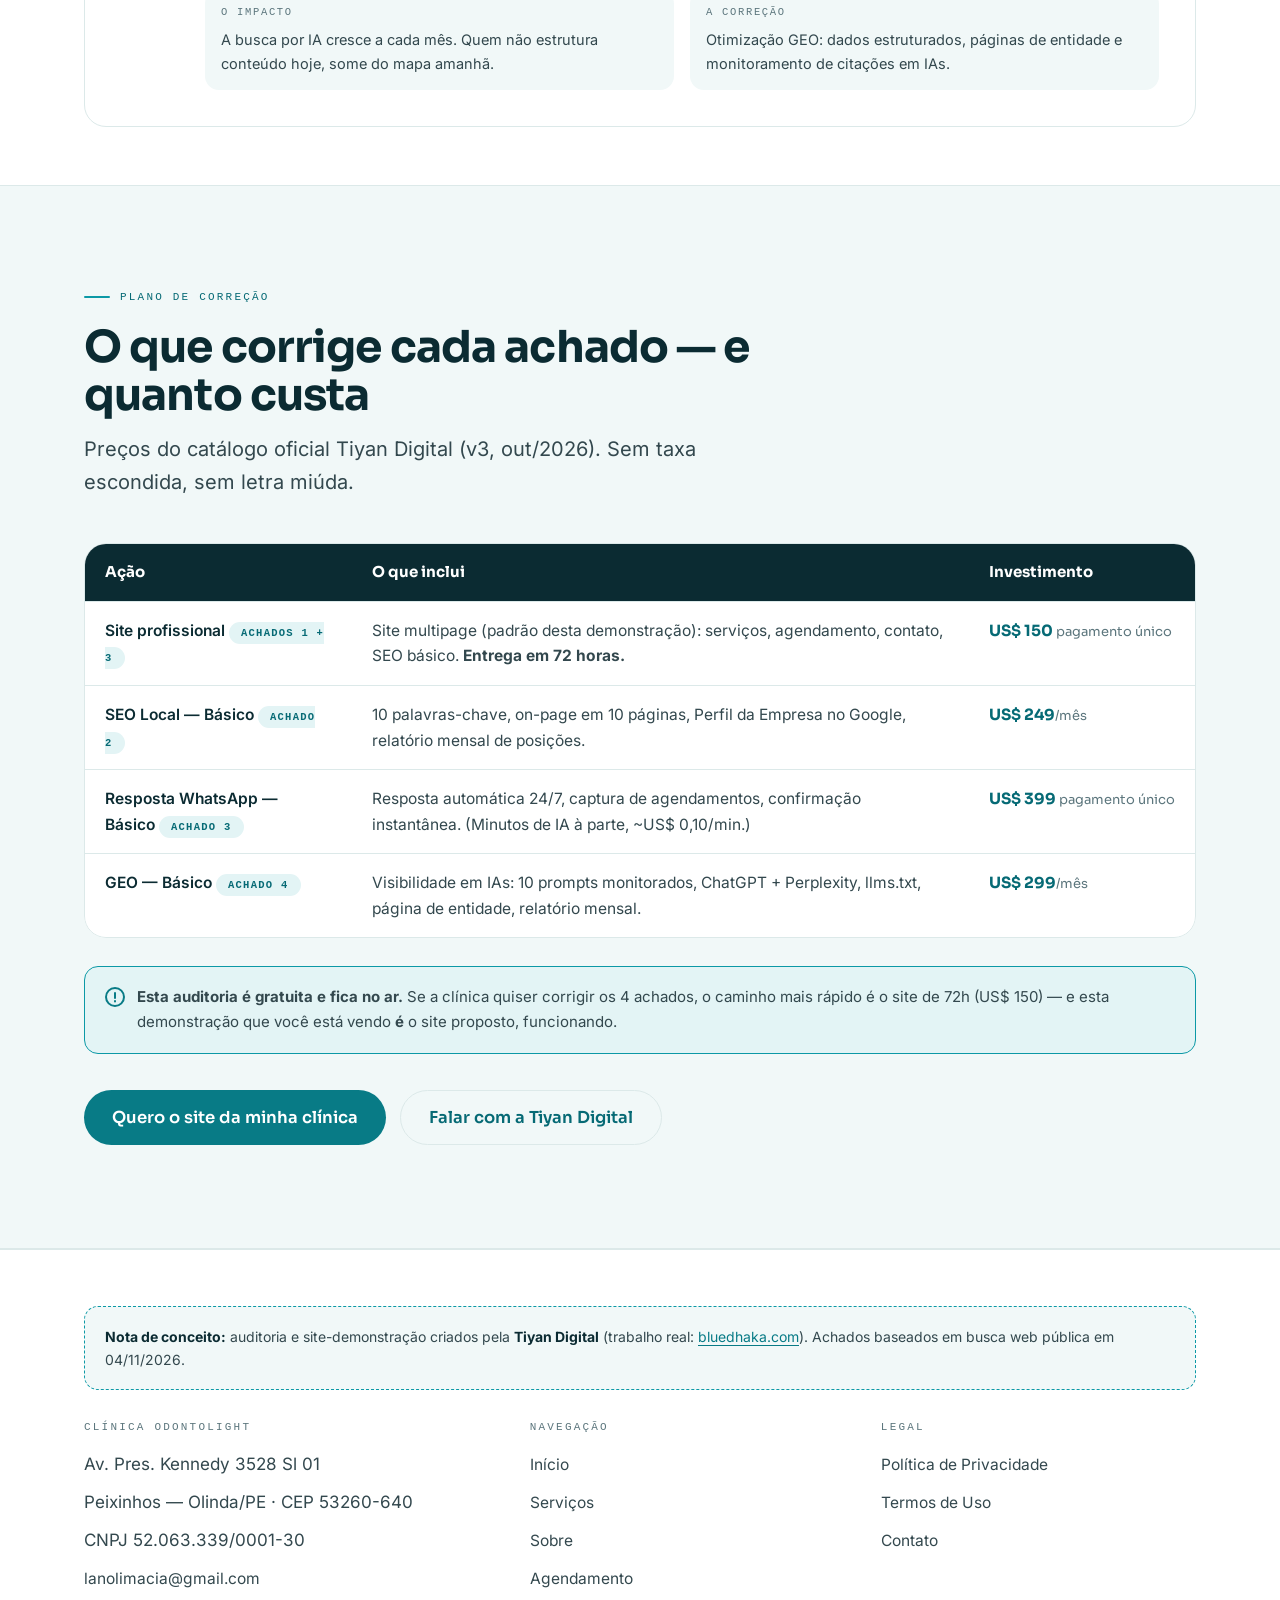
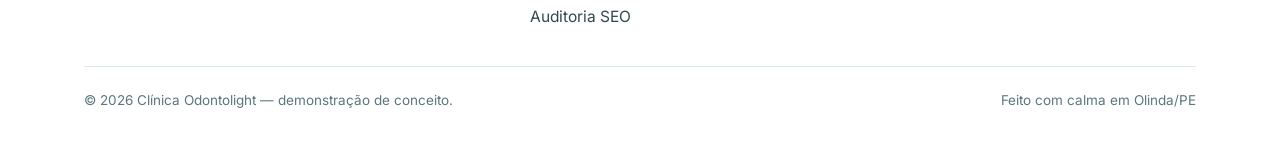
<file: auditoria-seo.html>
<!DOCTYPE html>
<html lang="pt-BR">
<head>
<meta charset="UTF-8">
<meta name="viewport" content="width=device-width, initial-scale=1.0">
<title>Auditoria SEO — Clínica Odontolight | Invisível no Google? Nós medimos</title>
<meta name="description" content="Auditoria honesta da presença digital da Clínica Odontolight (Olinda/PE): sem site, sem agendamento online, invisível no Google. Veja os achados e o plano de correção.">
<meta property="og:title" content="Auditoria SEO — Clínica Odontolight">
<meta property="og:description" content="Sua clínica é invisível no Google. Nós medimos — e mostramos como corrigir.">
<meta property="og:type" content="website">
<link rel="icon" href="data:image/svg+xml,<svg xmlns='http://www.w3.org/2000/svg' viewBox='0 0 64 64'><rect width='64' height='64' rx='16' fill='%230878B86'/><path d='M14 26 Q32 46 50 26' stroke='white' stroke-width='6' fill='none' stroke-linecap='round'/></svg>">
<link rel="stylesheet" href="css/style.css">
</head>
<body>
<div class="microstrip" role="note"><div class="wrap"><span>Auditoria realizada em <b>04/11/2026</b> · dados públicos</span></div></div>
<header class="site">
  <div class="wrap nav">
    <a class="brand" href="index.html" aria-label="Clínica Odontolight — início">
      <svg class="brand-mark" viewBox="0 0 40 40" aria-hidden="true"><rect width="40" height="40" rx="12" fill="#087B86"/><path d="M10 17 Q20 30 30 17" stroke="#fff" stroke-width="4" fill="none" stroke-linecap="round"/></svg>
      <span class="brand-name"><span data-clinica="name">Clínica Odontolight</span><small>Odontologia · Olinda</small></span>
    </a>
    <nav class="main" id="navMain" aria-label="Principal">
      <ul>
        <li><a href="index.html">Início</a></li>
        <li><a href="servicos.html">Serviços</a></li>
        <li><a href="sobre.html">Sobre</a></li>
        <li><a href="agendamento.html">Agendamento</a></li>
        <li><a href="contato.html">Contato</a></li>
      </ul>
    </nav>
    <a class="btn btn-sm" href="agendamento.html">Agendar avaliação</a>
    <button class="burger" aria-label="Abrir menu" aria-expanded="false" aria-controls="navMain">☰</button>
  </div>
</header>

<main id="main">
  <section aria-labelledby="audit-h" style="padding-bottom:40px">
    <div class="wrap">
      <div class="sec-head rv">
        <p class="eyebrow">Auditoria de presença digital · 04/11/2026</p>
        <h1 id="audit-h" style="font-size:clamp(36px,5.4vw,64px)">Sua clínica é invisível<br>no Google. <em class="accent-word">Nós medimos.</em></h1>
        <p class="lede">O que verificamos: busca web por "Clínica Odontolight Olinda" e variações, em 04/11/2026. Sem achismo — só o que é checável.</p>
      </div>

      <article class="finding rv">
        <div class="sev" aria-hidden="true">1</div>
        <div>
          <h3>Sem site — zero ponto de contato digital</h3>
          <p>Buscamos o nome da clínica em todas as variações: nenhum site próprio. O único rastro online são <strong>listagens de CNPJ</strong> (sites de consulta cadastral). Quem procura "dentista em Peixinhos" nunca chega até vocês.</p>
          <div class="row">
            <div class="cell"><b>O impacto</b>Pacientes com dor decidem em minutos — e agendam com quem aparece primeiro. Sem site, vocês nem entram na disputa.</div>
            <div class="cell"><b>A correção</b>Site profissional multipage: serviços, agendamento, endereço e prova de regularidade. Entrega em 72h.</div>
          </div>
        </div>
      </article>

      <article class="finding rv">
        <div class="sev" aria-hidden="true">2</div>
        <div>
          <h3>Visibilidade zero no Google local</h3>
          <p>Sem sinais de Perfil da Empresa otimizado, sem avaliações públicas visíveis, sem fotos. Concorrentes com 4+ estrelas e dezenas de avaliações ocupam todo o mapa de Olinda.</p>
          <div class="row">
            <div class="cell"><b>O impacto</b>77% dos pacientes pesquisam online antes de marcar (padrão do setor em 2026). Sem perfil, a clínica não existe para eles.</div>
            <div class="cell"><b>A correção</b>SEO local: Perfil da Empresa otimizado, NAP consistente, motor de avaliações e conteúdo de perguntas frequentes.</div>
          </div>
        </div>
      </article>

      <article class="finding rv">
        <div class="sev mid" aria-hidden="true">3</div>
        <div>
          <h3>Sem funil de agendamento</h3>
          <p>Não há onde clicar "agendar". O paciente interessado precisa descobrir sozinho como falar com a clínica — e a maioria desiste no caminho.</p>
          <div class="row">
            <div class="cell"><b>O impacto</b>Cada clique a mais até o agendamento perde pacientes. O ideal em 2026: agendar <em>no</em> site, sem sair dele.</div>
            <div class="cell"><b>A correção</b>Página de agendamento + resposta automática no WhatsApp: pedido recebido, confirmação em minutos, 24/7.</div>
          </div>
        </div>
      </article>

      <article class="finding rv">
        <div class="sev mid" aria-hidden="true">4</div>
        <div>
          <h3>Invisível para as IAs</h3>
          <p>Sem conteúdo estruturado (schema, llms.txt, páginas de entidade), assistentes como ChatGPT e Perplexity não têm de onde citar a clínica quando alguém pergunta "dentista bom em Olinda".</p>
          <div class="row">
            <div class="cell"><b>O impacto</b>A busca por IA cresce a cada mês. Quem não estrutura conteúdo hoje, some do mapa amanhã.</div>
            <div class="cell"><b>A correção</b>Otimização GEO: dados estruturados, páginas de entidade e monitoramento de citações em IAs.</div>
          </div>
        </div>
      </article>
    </div>
  </section>

  <section aria-labelledby="plan-h" style="background:var(--mist);border-block:1px solid var(--line)">
    <div class="wrap">
      <div class="sec-head rv">
        <p class="eyebrow">Plano de correção</p>
        <h2 id="plan-h">O que corrige cada achado — e quanto custa</h2>
        <p class="lede">Preços do catálogo oficial Tiyan Digital (v3, out/2026). Sem taxa escondida, sem letra miúda.</p>
      </div>
      <div class="plan-scroll rv">
        <table class="plan-table">
          <thead><tr><th>Ação</th><th>O que inclui</th><th>Investimento</th></tr></thead>
          <tbody>
            <tr>
              <td>Site profissional <span class="tag">Achados 1 + 3</span></td>
              <td>Site multipage (padrão desta demonstração): serviços, agendamento, contato, SEO básico. <strong>Entrega em 72 horas.</strong></td>
              <td class="price">US$ 150 <span style="font-weight:400;font-size:13px;color:var(--muted)">pagamento único</span></td>
            </tr>
            <tr>
              <td>SEO Local — Básico <span class="tag">Achado 2</span></td>
              <td>10 palavras-chave, on-page em 10 páginas, Perfil da Empresa no Google, relatório mensal de posições.</td>
              <td class="price">US$ 249<span style="font-weight:400;font-size:13px;color:var(--muted)">/mês</span></td>
            </tr>
            <tr>
              <td>Resposta WhatsApp — Básico <span class="tag">Achado 3</span></td>
              <td>Resposta automática 24/7, captura de agendamentos, confirmação instantânea. (Minutos de IA à parte, ~US$ 0,10/min.)</td>
              <td class="price">US$ 399 <span style="font-weight:400;font-size:13px;color:var(--muted)">pagamento único</span></td>
            </tr>
            <tr>
              <td>GEO — Básico <span class="tag">Achado 4</span></td>
              <td>Visibilidade em IAs: 10 prompts monitorados, ChatGPT + Perplexity, llms.txt, página de entidade, relatório mensal.</td>
              <td class="price">US$ 299<span style="font-weight:400;font-size:13px;color:var(--muted)">/mês</span></td>
            </tr>
          </tbody>
        </table>
      </div>
      <div class="notice rv" style="margin-top:28px">
        <svg width="20" height="20" viewBox="0 0 20 20" aria-hidden="true"><circle cx="10" cy="10" r="9" fill="none" stroke="#087B86" stroke-width="2"/><path d="M10 6v5M10 14v.5" stroke="#087B86" stroke-width="2" stroke-linecap="round"/></svg>
        <p><strong>Esta auditoria é gratuita e fica no ar.</strong> Se a clínica quiser corrigir os 4 achados, o caminho mais rápido é o site de 72h (US$ 150) — e esta demonstração que você está vendo <strong>é</strong> o site proposto, funcionando.</p>
      </div>
      <div class="rv" style="margin-top:26px;display:flex;gap:14px;flex-wrap:wrap">
        <a class="btn" href="agendamento.html">Quero o site da minha clínica</a>
        <a class="btn btn-ghost" href="contato.html">Falar com a Tiyan Digital</a>
      </div>
    </div>
  </section>
</main>

<footer class="site">
  <div class="wrap">
    <div class="concept-note rv"><b>Nota de conceito:</b> auditoria e site-demonstração criados pela <b>Tiyan Digital</b> (trabalho real: <a href="https://bluedhaka.com" target="_blank" rel="noopener">bluedhaka.com</a>). Achados baseados em busca web pública em 04/11/2026.</div>
    <div class="foot-grid">
      <div><h4><span data-clinica="name">Clínica Odontolight</span></h4>
        <ul><li>Av. Pres. Kennedy 3528 Sl 01</li><li>Peixinhos — Olinda/PE · CEP 53260-640</li><li>CNPJ 52.063.339/0001-30</li><li><a href="mailto:lanolimacia@gmail.com">lanolimacia@gmail.com</a></li></ul></div>
      <div><h4>Navegação</h4>
        <ul><li><a href="index.html">Início</a></li><li><a href="servicos.html">Serviços</a></li><li><a href="sobre.html">Sobre</a></li><li><a href="agendamento.html">Agendamento</a></li><li><a href="auditoria-seo.html">Auditoria SEO</a></li></ul></div>
      <div><h4>Legal</h4>
        <ul><li><a href="privacidade.html">Política de Privacidade</a></li><li><a href="termos.html">Termos de Uso</a></li><li><a href="contato.html">Contato</a></li></ul></div>
    </div>
    <div class="foot-base"><span>© <span data-year>2026</span> <span data-clinica="name">Clínica Odontolight</span> — demonstração de conceito.</span><span>Feito com calma em Olinda/PE</span></div>
  </div>
</footer>
<a class="sticky-cta" href="agendamento.html">Agendar avaliação</a>
<script src="js/config.js"></script>
<script src="js/site.js"></script>
</body>
</html>
</file>
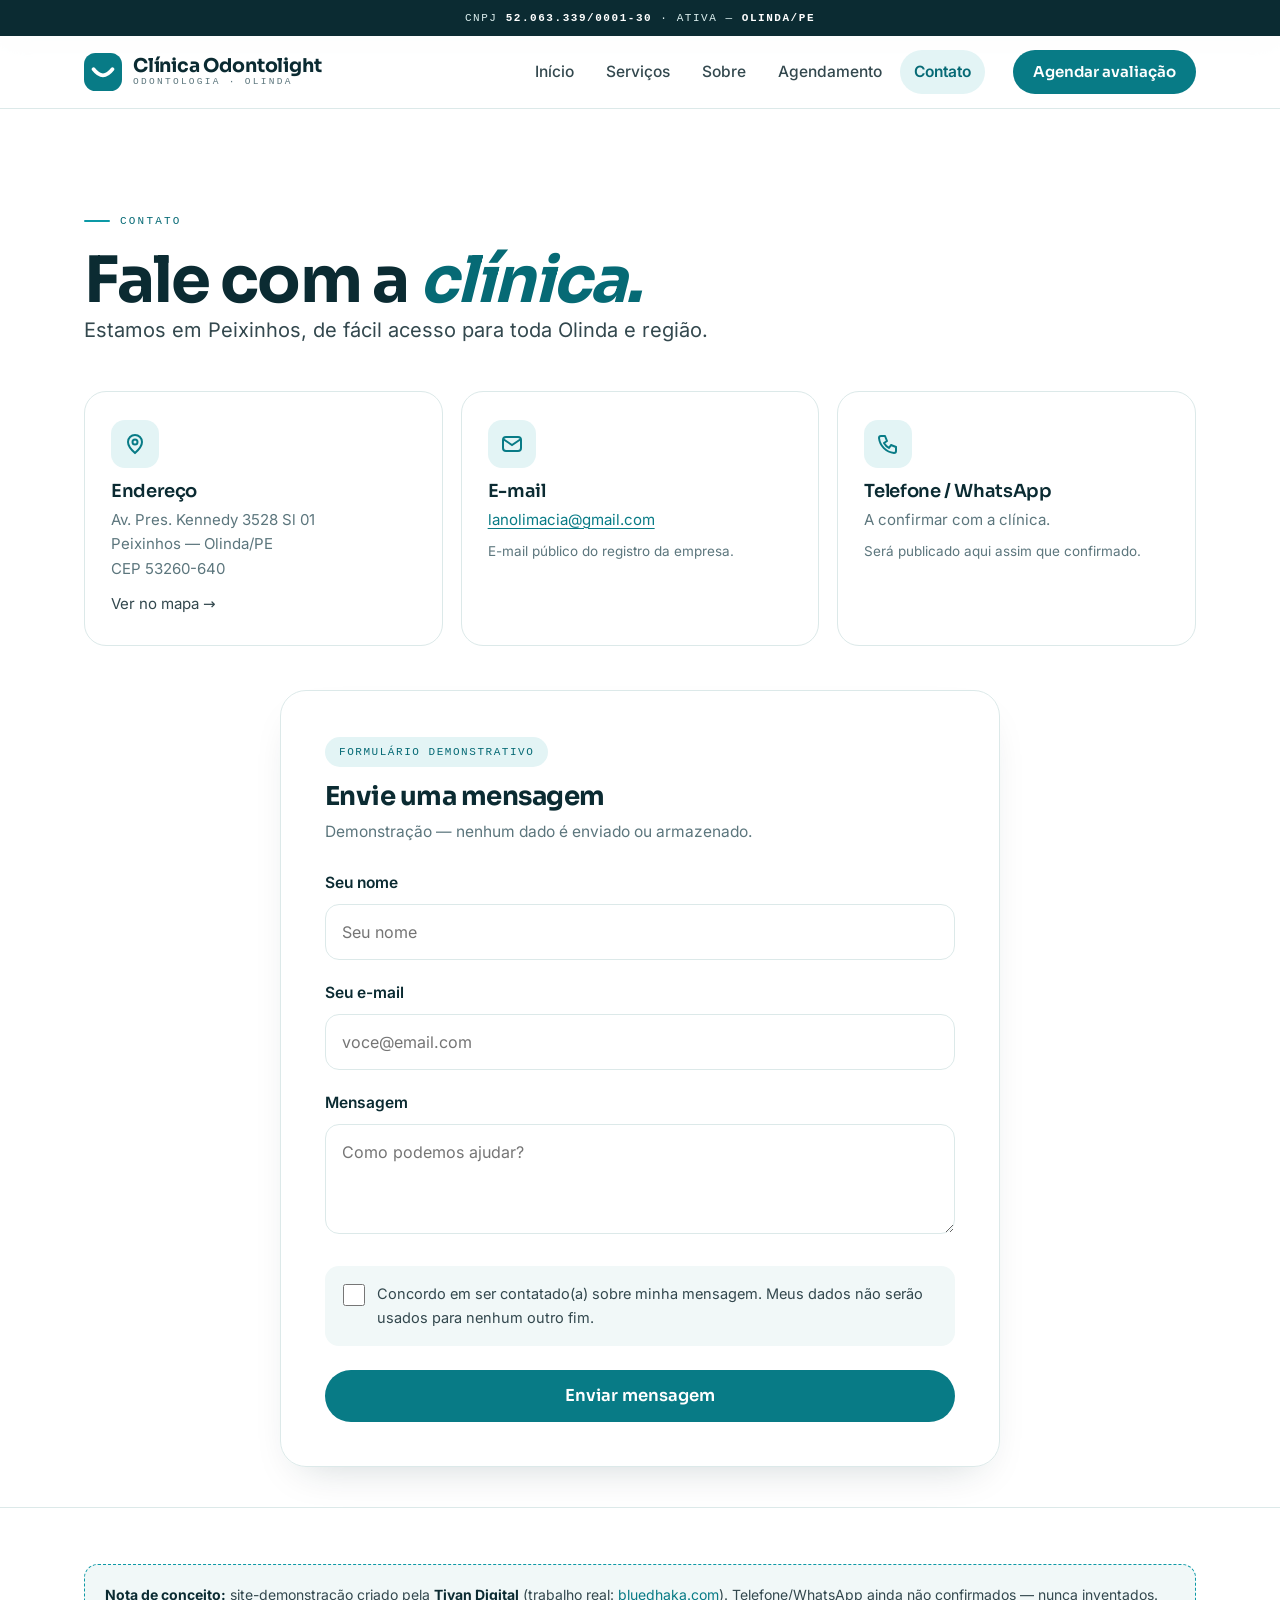
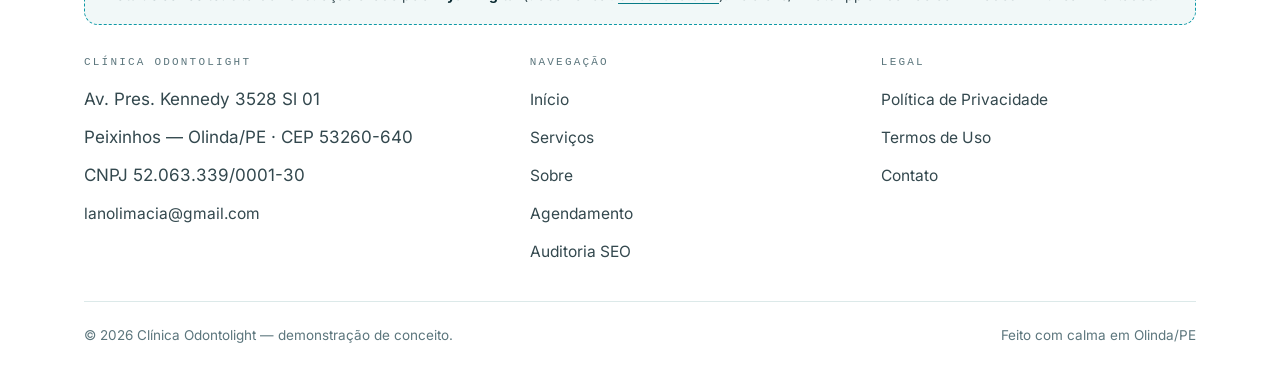
<file: contato.html>
<!DOCTYPE html>
<html lang="pt-BR">
<head>
<meta charset="UTF-8">
<meta name="viewport" content="width=device-width, initial-scale=1.0">
<title>Contato — Clínica Odontolight | Peixinhos, Olinda/PE</title>
<meta name="description" content="Fale com a Clínica Odontolight: Av. Pres. Kennedy 3528 Sl 01, Peixinhos, Olinda/PE. Veja como chegar e envie sua mensagem.">
<meta property="og:title" content="Contato — Clínica Odontolight">
<meta property="og:description" content="Av. Pres. Kennedy 3528 Sl 01, Peixinhos — Olinda/PE.">
<meta property="og:type" content="website">
<link rel="icon" href="data:image/svg+xml,<svg xmlns='http://www.w3.org/2000/svg' viewBox='0 0 64 64'><rect width='64' height='64' rx='16' fill='%230878B86'/><path d='M14 26 Q32 46 50 26' stroke='white' stroke-width='6' fill='none' stroke-linecap='round'/></svg>">
<link rel="stylesheet" href="css/style.css">
</head>
<body>
<div class="microstrip" role="note"><div class="wrap"><span>CNPJ <b>52.063.339/0001-30</b> · Ativa — <b>Olinda/PE</b></span></div></div>
<header class="site">
  <div class="wrap nav">
    <a class="brand" href="index.html" aria-label="Clínica Odontolight — início">
      <svg class="brand-mark" viewBox="0 0 40 40" aria-hidden="true"><rect width="40" height="40" rx="12" fill="#087B86"/><path d="M10 17 Q20 30 30 17" stroke="#fff" stroke-width="4" fill="none" stroke-linecap="round"/></svg>
      <span class="brand-name"><span data-clinica="name">Clínica Odontolight</span><small>Odontologia · Olinda</small></span>
    </a>
    <nav class="main" id="navMain" aria-label="Principal">
      <ul>
        <li><a href="index.html">Início</a></li>
        <li><a href="servicos.html">Serviços</a></li>
        <li><a href="sobre.html">Sobre</a></li>
        <li><a href="agendamento.html">Agendamento</a></li>
        <li><a href="contato.html" aria-current="page">Contato</a></li>
      </ul>
    </nav>
    <a class="btn btn-sm" href="agendamento.html">Agendar avaliação</a>
    <button class="burger" aria-label="Abrir menu" aria-expanded="false" aria-controls="navMain">☰</button>
  </div>
</header>

<main id="main">
  <section aria-labelledby="contact-h" style="padding-bottom:40px">
    <div class="wrap">
      <div class="sec-head rv">
        <p class="eyebrow">Contato</p>
        <h1 id="contact-h" style="font-size:clamp(36px,5.4vw,64px)">Fale com a <em class="accent-word">clínica.</em></h1>
        <p class="lede">Estamos em Peixinhos, de fácil acesso para toda Olinda e região.</p>
      </div>
      <div class="contact-grid">
        <div class="ccard rv">
          <div class="ic"><svg width="24" height="24" viewBox="0 0 24 24" aria-hidden="true"><path d="M12 21s-7-6.1-7-11a7 7 0 1114 0c0 4.9-7 11-7 11z" fill="none" stroke="#087B86" stroke-width="2"/><circle cx="12" cy="10" r="2.5" fill="none" stroke="#087B86" stroke-width="2"/></svg></div>
          <h3>Endereço</h3>
          <p>Av. Pres. Kennedy 3528 Sl 01<br>Peixinhos — Olinda/PE<br>CEP 53260-640</p>
          <p style="margin-top:10px"><a class="addr" href="https://www.google.com/maps/search/?api=1&query=Av.+Pres.+Kennedy+3528+Peixinhos+Olinda+PE" target="_blank" rel="noopener">Ver no mapa →</a></p>
        </div>
        <div class="ccard rv">
          <div class="ic"><svg width="24" height="24" viewBox="0 0 24 24" aria-hidden="true"><rect x="3" y="5" width="18" height="14" rx="3" fill="none" stroke="#087B86" stroke-width="2"/><path d="M3 7l9 6 9-6" fill="none" stroke="#087B86" stroke-width="2"/></svg></div>
          <h3>E-mail</h3>
          <p><a href="mailto:lanolimacia@gmail.com">lanolimacia@gmail.com</a></p>
          <p style="margin-top:8px;font-size:13.5px">E-mail público do registro da empresa.</p>
        </div>
        <div class="ccard rv">
          <div class="ic"><svg width="24" height="24" viewBox="0 0 24 24" aria-hidden="true"><path d="M5 4h4l2 5-3 2a13 13 0 005 5l2-3 5 2v4a2 2 0 01-2 2A17 17 0 013 6a2 2 0 012-2z" fill="none" stroke="#087B86" stroke-width="2" stroke-linejoin="round"/></svg></div>
          <h3>Telefone / WhatsApp</h3>
          <p>A confirmar com a clínica.</p>
          <p style="margin-top:8px;font-size:13.5px">Será publicado aqui assim que confirmado.</p>
        </div>
      </div>

      <div class="form-card rv" style="max-width:720px;margin-inline:auto">
        <span class="demo-flag">Formulário demonstrativo</span>
        <h2 style="font-size:26px;margin-bottom:8px">Envie uma mensagem</h2>
        <p style="color:var(--muted);font-size:15.5px;margin-bottom:26px">Demonstração — nenhum dado é enviado ou armazenado.</p>
        <form data-demo-form novalidate>
          <div class="field">
            <label for="c-nome">Seu nome</label>
            <input id="c-nome" name="nome" type="text" autocomplete="name" required placeholder="Seu nome">
          </div>
          <div class="field">
            <label for="c-email">Seu e-mail</label>
            <input id="c-email" name="email" type="email" autocomplete="email" required placeholder="voce@email.com">
          </div>
          <div class="field">
            <label for="c-msg">Mensagem</label>
            <textarea id="c-msg" name="mensagem" required placeholder="Como podemos ajudar?"></textarea>
          </div>
          <label class="consent">
            <input type="checkbox" required>
            <span>Concordo em ser contatado(a) sobre minha mensagem. Meus dados não serão usados para nenhum outro fim.</span>
          </label>
          <button class="btn" type="submit" style="width:100%">Enviar mensagem</button>
        </form>
        <div class="form-ok" hidden>
          <div class="ring">
            <svg width="40" height="40" viewBox="0 0 40 40" aria-hidden="true"><path d="M12 21l8 8 8-16" stroke="#087B86" stroke-width="4" fill="none" stroke-linecap="round" stroke-linejoin="round"/></svg>
          </div>
          <h2 style="font-size:26px;margin-bottom:10px">Mensagem registrada, <span data-nome>visitante</span>!</h2>
          <p style="font-size:14px;color:var(--muted)">Demonstração — nada foi enviado. <a href="index.html">Voltar ao início</a></p>
        </div>
      </div>
    </div>
  </section>
</main>

<footer class="site">
  <div class="wrap">
    <div class="concept-note rv"><b>Nota de conceito:</b> site-demonstração criado pela <b>Tiyan Digital</b> (trabalho real: <a href="https://bluedhaka.com" target="_blank" rel="noopener">bluedhaka.com</a>). Telefone/WhatsApp ainda não confirmados — nunca inventados.</div>
    <div class="foot-grid">
      <div><h4><span data-clinica="name">Clínica Odontolight</span></h4>
        <ul><li>Av. Pres. Kennedy 3528 Sl 01</li><li>Peixinhos — Olinda/PE · CEP 53260-640</li><li>CNPJ 52.063.339/0001-30</li><li><a href="mailto:lanolimacia@gmail.com">lanolimacia@gmail.com</a></li></ul></div>
      <div><h4>Navegação</h4>
        <ul><li><a href="index.html">Início</a></li><li><a href="servicos.html">Serviços</a></li><li><a href="sobre.html">Sobre</a></li><li><a href="agendamento.html">Agendamento</a></li><li><a href="auditoria-seo.html">Auditoria SEO</a></li></ul></div>
      <div><h4>Legal</h4>
        <ul><li><a href="privacidade.html">Política de Privacidade</a></li><li><a href="termos.html">Termos de Uso</a></li><li><a href="contato.html">Contato</a></li></ul></div>
    </div>
    <div class="foot-base"><span>© <span data-year>2026</span> <span data-clinica="name">Clínica Odontolight</span> — demonstração de conceito.</span><span>Feito com calma em Olinda/PE</span></div>
  </div>
</footer>
<a class="sticky-cta" href="agendamento.html">Agendar avaliação</a>
<script src="js/config.js"></script>
<script src="js/site.js"></script>
</body>
</html>
</file>
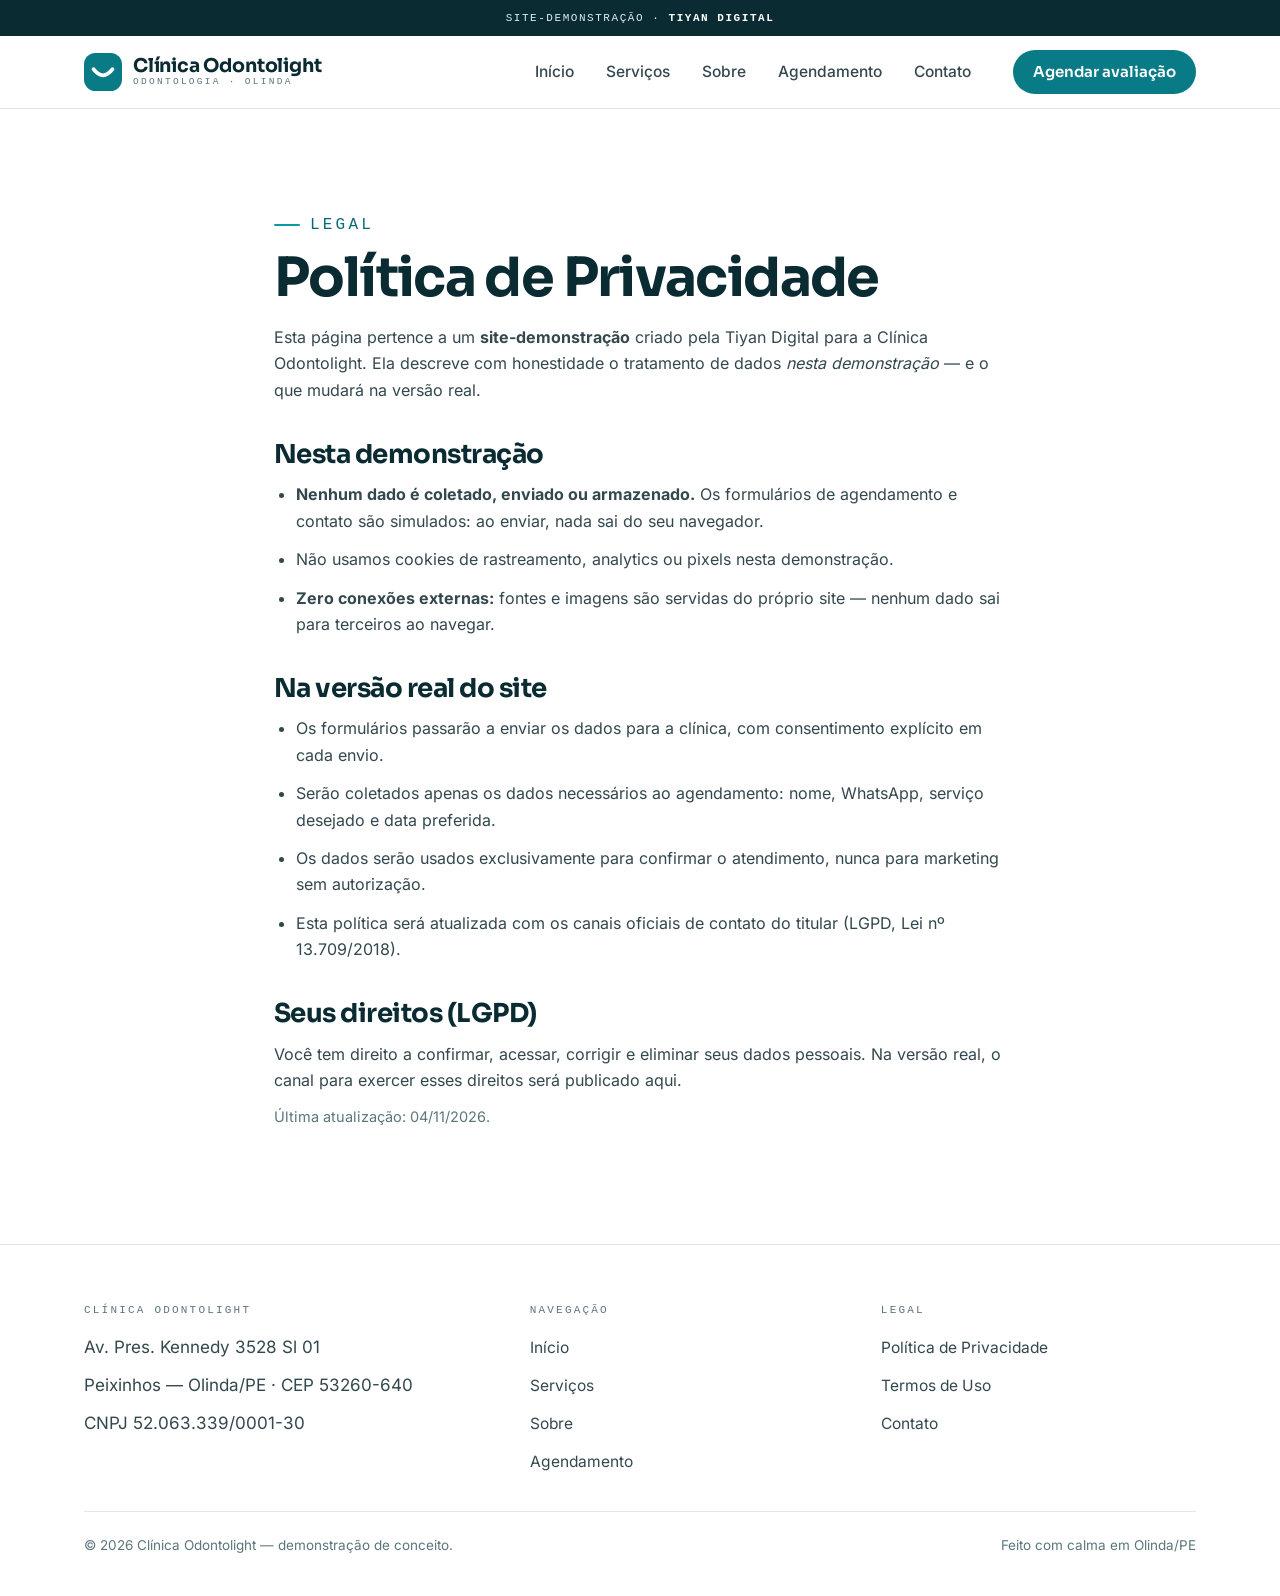
<file: privacidade.html>
<!DOCTYPE html>
<html lang="pt-BR">
<head>
<meta charset="UTF-8">
<meta name="viewport" content="width=device-width, initial-scale=1.0">
<title>Política de Privacidade — Clínica Odontolight</title>
<meta name="description" content="Política de Privacidade do site-demonstração da Clínica Odontolight: o que coletamos (nada) e por quê.">
<meta name="robots" content="noindex">
<link rel="icon" href="data:image/svg+xml,<svg xmlns='http://www.w3.org/2000/svg' viewBox='0 0 64 64'><rect width='64' height='64' rx='16' fill='%230878B86'/><path d='M14 26 Q32 46 50 26' stroke='white' stroke-width='6' fill='none' stroke-linecap='round'/></svg>">
<link rel="stylesheet" href="css/style.css">
</head>
<body>
<div class="microstrip" role="note"><div class="wrap"><span>Site-demonstração · <b>Tiyan Digital</b></span></div></div>
<header class="site">
  <div class="wrap nav">
    <a class="brand" href="index.html" aria-label="Clínica Odontolight — início">
      <svg class="brand-mark" viewBox="0 0 40 40" aria-hidden="true"><rect width="40" height="40" rx="12" fill="#087B86"/><path d="M10 17 Q20 30 30 17" stroke="#fff" stroke-width="4" fill="none" stroke-linecap="round"/></svg>
      <span class="brand-name"><span data-clinica="name">Clínica Odontolight</span><small>Odontologia · Olinda</small></span>
    </a>
    <nav class="main" id="navMain" aria-label="Principal">
      <ul>
        <li><a href="index.html">Início</a></li>
        <li><a href="servicos.html">Serviços</a></li>
        <li><a href="sobre.html">Sobre</a></li>
        <li><a href="agendamento.html">Agendamento</a></li>
        <li><a href="contato.html">Contato</a></li>
      </ul>
    </nav>
    <a class="btn btn-sm" href="agendamento.html">Agendar avaliação</a>
    <button class="burger" aria-label="Abrir menu" aria-expanded="false" aria-controls="navMain">☰</button>
  </div>
</header>
<main id="main">
  <section>
    <div class="wrap legal">
      <p class="eyebrow">Legal</p>
      <h1 style="font-size:clamp(32px,5vw,54px);margin-bottom:18px">Política de Privacidade</h1>
      <p>Esta página pertence a um <strong>site-demonstração</strong> criado pela Tiyan Digital para a Clínica Odontolight. Ela descreve com honestidade o tratamento de dados <em>nesta demonstração</em> — e o que mudará na versão real.</p>
      <h2>Nesta demonstração</h2>
      <ul>
        <li><strong>Nenhum dado é coletado, enviado ou armazenado.</strong> Os formulários de agendamento e contato são simulados: ao enviar, nada sai do seu navegador.</li>
        <li>Não usamos cookies de rastreamento, analytics ou pixels nesta demonstração.</li>
        <li><strong>Zero conexões externas:</strong> fontes e imagens são servidas do próprio site — nenhum dado sai para terceiros ao navegar.</li>
      </ul>
      <h2>Na versão real do site</h2>
      <ul>
        <li>Os formulários passarão a enviar os dados para a clínica, com consentimento explícito em cada envio.</li>
        <li>Serão coletados apenas os dados necessários ao agendamento: nome, WhatsApp, serviço desejado e data preferida.</li>
        <li>Os dados serão usados exclusivamente para confirmar o atendimento, nunca para marketing sem autorização.</li>
        <li>Esta política será atualizada com os canais oficiais de contato do titular (LGPD, Lei nº 13.709/2018).</li>
      </ul>
      <h2>Seus direitos (LGPD)</h2>
      <p>Você tem direito a confirmar, acessar, corrigir e eliminar seus dados pessoais. Na versão real, o canal para exercer esses direitos será publicado aqui.</p>
      <p style="color:var(--muted);font-size:14.5px">Última atualização: 04/11/2026.</p>
    </div>
  </section>
</main>
<footer class="site">
  <div class="wrap">
    <div class="foot-grid">
      <div><h4><span data-clinica="name">Clínica Odontolight</span></h4>
        <ul><li>Av. Pres. Kennedy 3528 Sl 01</li><li>Peixinhos — Olinda/PE · CEP 53260-640</li><li>CNPJ 52.063.339/0001-30</li></ul></div>
      <div><h4>Navegação</h4>
        <ul><li><a href="index.html">Início</a></li><li><a href="servicos.html">Serviços</a></li><li><a href="sobre.html">Sobre</a></li><li><a href="agendamento.html">Agendamento</a></li></ul></div>
      <div><h4>Legal</h4>
        <ul><li><a href="privacidade.html">Política de Privacidade</a></li><li><a href="termos.html">Termos de Uso</a></li><li><a href="contato.html">Contato</a></li></ul></div>
    </div>
    <div class="foot-base"><span>© <span data-year>2026</span> <span data-clinica="name">Clínica Odontolight</span> — demonstração de conceito.</span><span>Feito com calma em Olinda/PE</span></div>
  </div>
</footer>
<script src="js/config.js"></script>
<script src="js/site.js"></script>
</body>
</html>
</file>
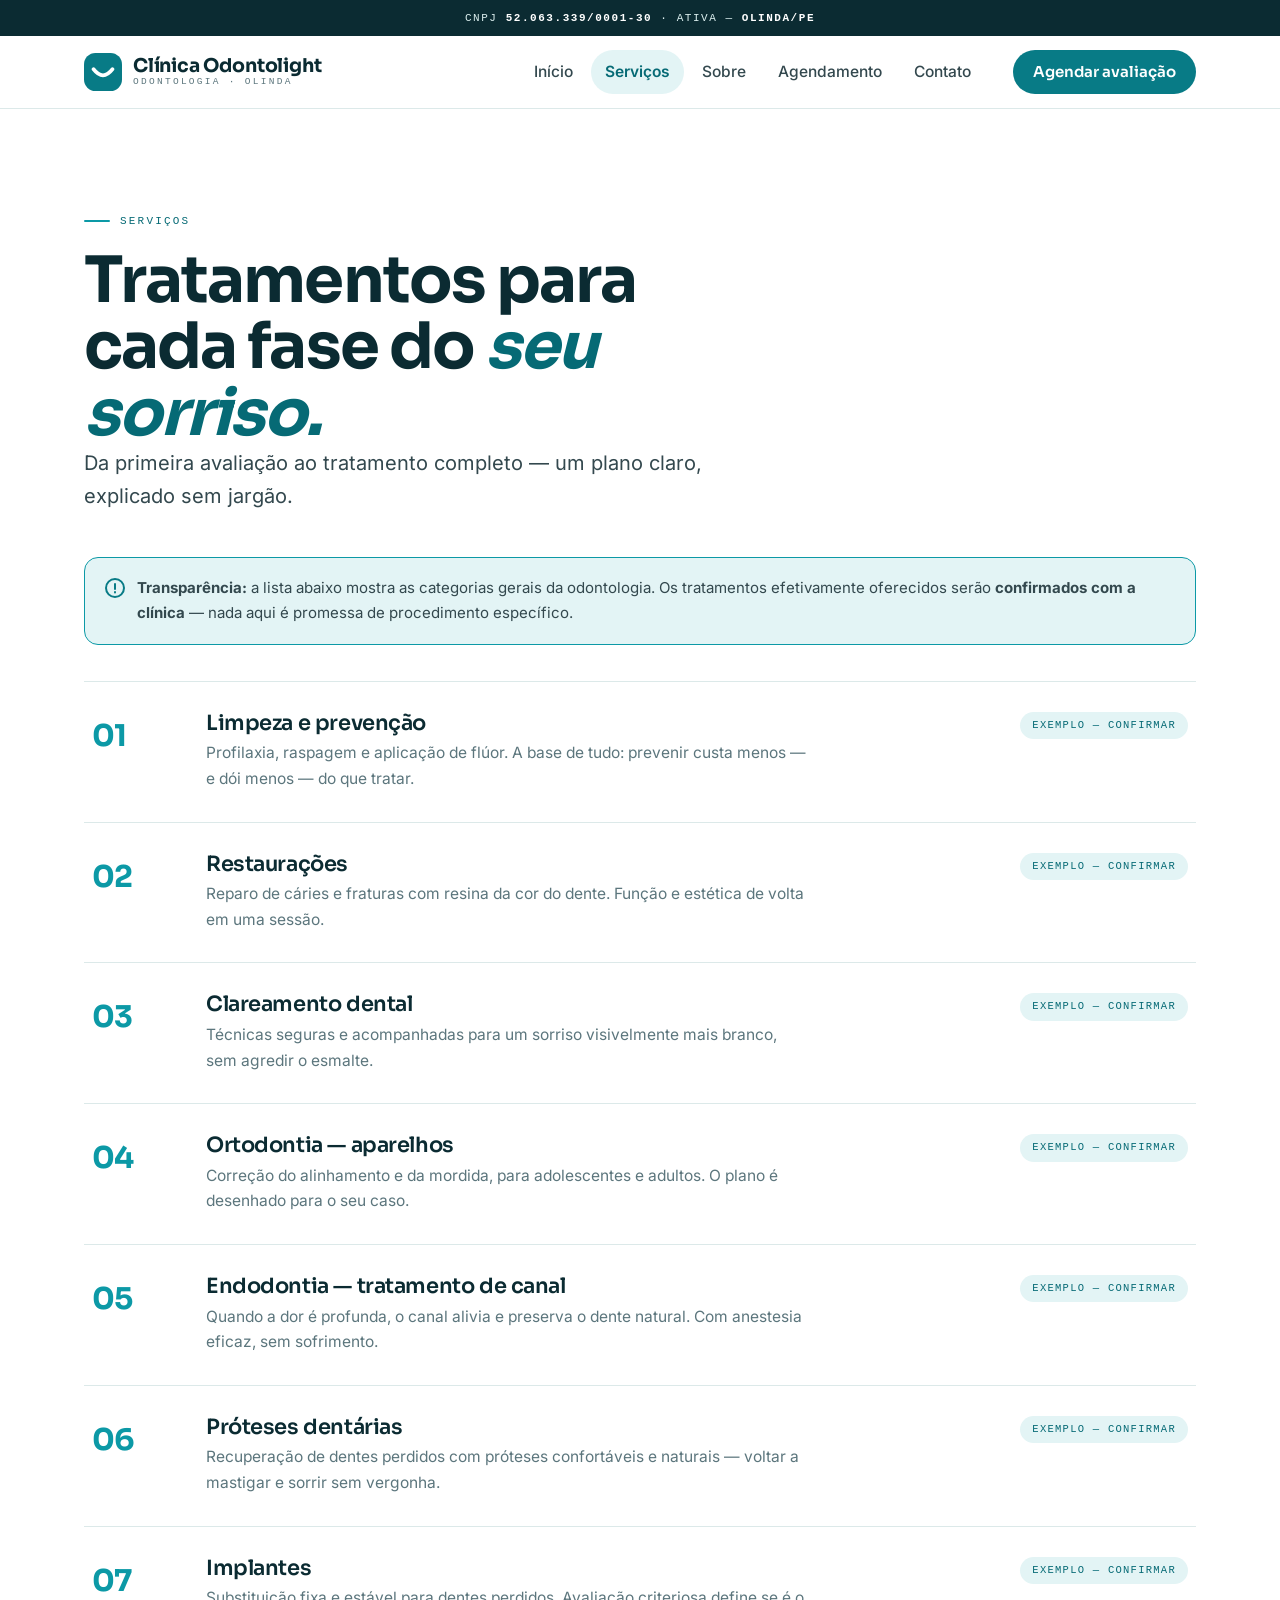
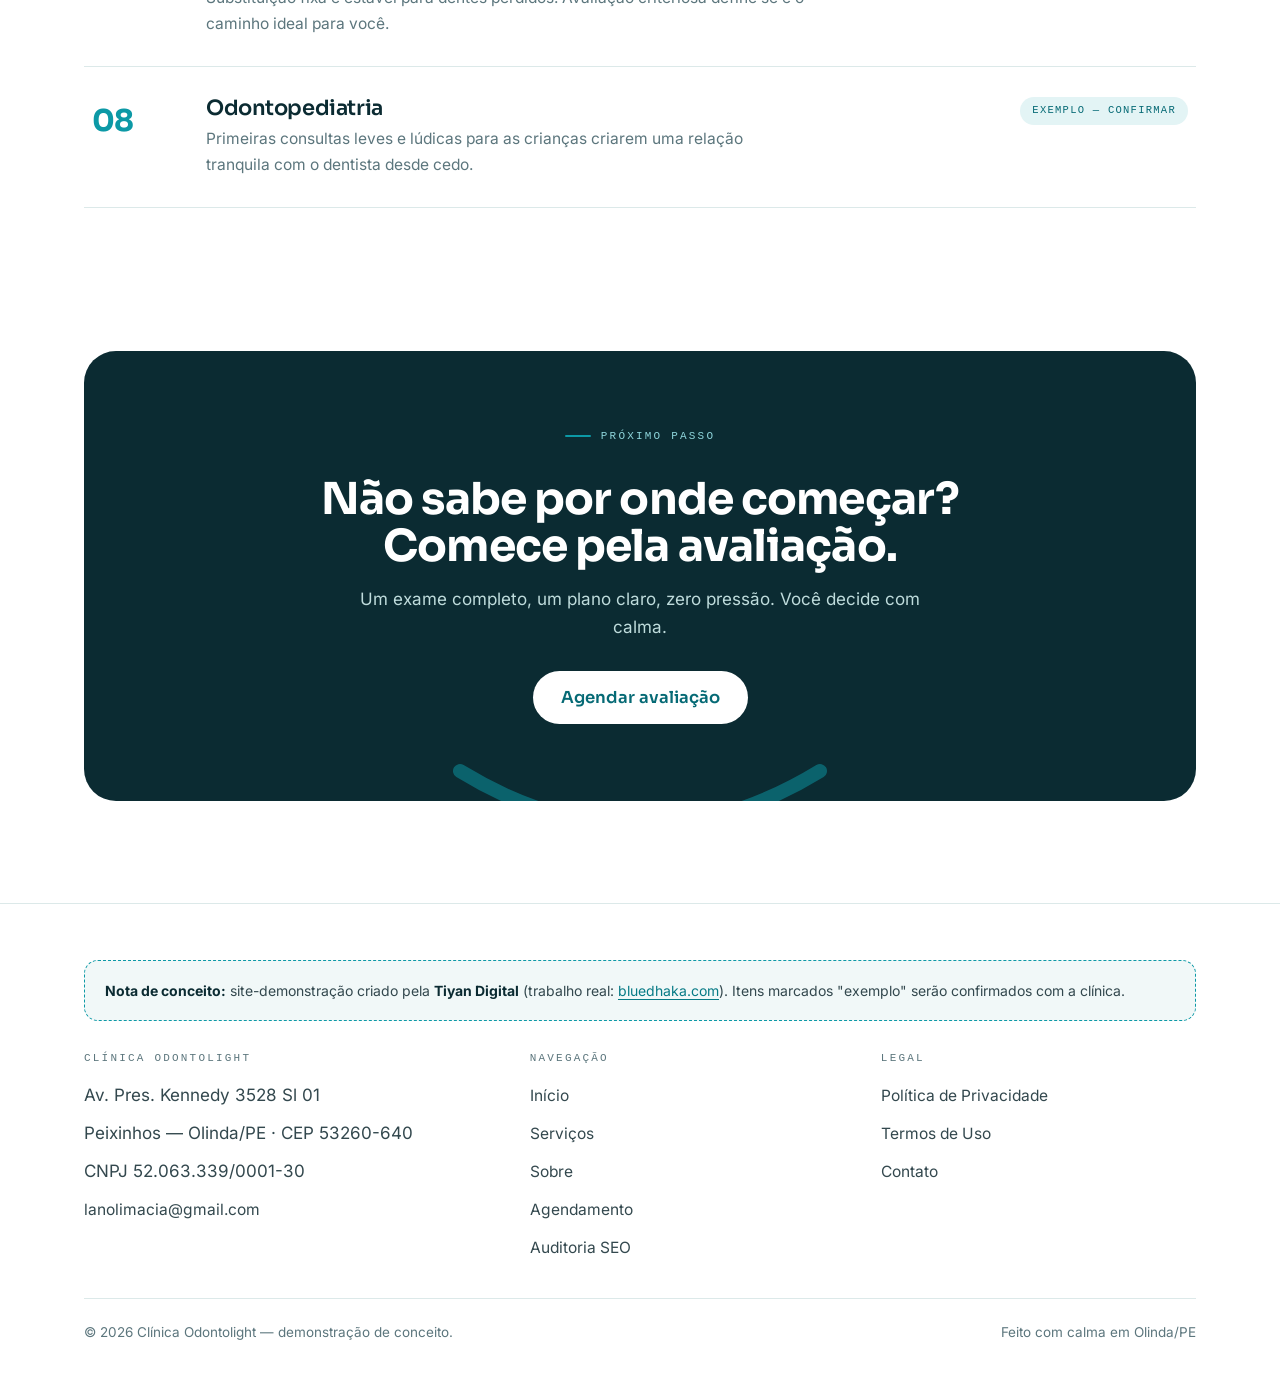
<file: servicos.html>
<!DOCTYPE html>
<html lang="pt-BR">
<head>
<meta charset="UTF-8">
<meta name="viewport" content="width=device-width, initial-scale=1.0">
<title>Serviços — Clínica Odontolight | Odontologia em Olinda/PE</title>
<meta name="description" content="Conheça as áreas da odontologia atendidas pela Clínica Odontolight em Peixinhos, Olinda: prevenção, restaurações, clareamento, ortodontia, canal, próteses e mais.">
<meta property="og:title" content="Serviços — Clínica Odontolight">
<meta property="og:description" content="Tratamentos para cada fase do seu sorriso, em Peixinhos, Olinda/PE.">
<meta property="og:type" content="website">
<link rel="icon" href="data:image/svg+xml,<svg xmlns='http://www.w3.org/2000/svg' viewBox='0 0 64 64'><rect width='64' height='64' rx='16' fill='%230878B86'/><path d='M14 26 Q32 46 50 26' stroke='white' stroke-width='6' fill='none' stroke-linecap='round'/></svg>">
<link rel="stylesheet" href="css/style.css">
</head>
<body>
<div class="microstrip" role="note"><div class="wrap"><span>CNPJ <b>52.063.339/0001-30</b> · Ativa — <b>Olinda/PE</b></span></div></div>
<header class="site">
  <div class="wrap nav">
    <a class="brand" href="index.html" aria-label="Clínica Odontolight — início">
      <svg class="brand-mark" viewBox="0 0 40 40" aria-hidden="true"><rect width="40" height="40" rx="12" fill="#087B86"/><path d="M10 17 Q20 30 30 17" stroke="#fff" stroke-width="4" fill="none" stroke-linecap="round"/></svg>
      <span class="brand-name"><span data-clinica="name">Clínica Odontolight</span><small>Odontologia · Olinda</small></span>
    </a>
    <nav class="main" id="navMain" aria-label="Principal">
      <ul>
        <li><a href="index.html">Início</a></li>
        <li><a href="servicos.html" aria-current="page">Serviços</a></li>
        <li><a href="sobre.html">Sobre</a></li>
        <li><a href="agendamento.html">Agendamento</a></li>
        <li><a href="contato.html">Contato</a></li>
      </ul>
    </nav>
    <a class="btn btn-sm" href="agendamento.html">Agendar avaliação</a>
    <button class="burger" aria-label="Abrir menu" aria-expanded="false" aria-controls="navMain">☰</button>
  </div>
</header>

<main id="main">
  <section aria-labelledby="svc-h" style="padding-bottom:40px">
    <div class="wrap">
      <div class="sec-head rv">
        <p class="eyebrow">Serviços</p>
        <h1 id="svc-h" style="font-size:clamp(36px,5.4vw,64px)">Tratamentos para<br>cada fase do <em class="accent-word">seu sorriso.</em></h1>
        <p class="lede">Da primeira avaliação ao tratamento completo — um plano claro, explicado sem jargão.</p>
      </div>
      <div class="notice rv">
        <svg width="20" height="20" viewBox="0 0 20 20" aria-hidden="true"><circle cx="10" cy="10" r="9" fill="none" stroke="#087B86" stroke-width="2"/><path d="M10 6v5M10 14v.5" stroke="#087B86" stroke-width="2" stroke-linecap="round"/></svg>
        <p><strong>Transparência:</strong> a lista abaixo mostra as categorias gerais da odontologia. Os tratamentos efetivamente oferecidos serão <strong>confirmados com a clínica</strong> — nada aqui é promessa de procedimento específico.</p>
      </div>
      <div class="svc-list">
        <article class="svc rv"><span class="n">01</span><div><h3>Limpeza e prevenção</h3><p>Profilaxia, raspagem e aplicação de flúor. A base de tudo: prevenir custa menos — e dói menos — do que tratar.</p></div><span class="tag">Exemplo — confirmar</span></article>
        <article class="svc rv"><span class="n">02</span><div><h3>Restaurações</h3><p>Reparo de cáries e fraturas com resina da cor do dente. Função e estética de volta em uma sessão.</p></div><span class="tag">Exemplo — confirmar</span></article>
        <article class="svc rv"><span class="n">03</span><div><h3>Clareamento dental</h3><p>Técnicas seguras e acompanhadas para um sorriso visivelmente mais branco, sem agredir o esmalte.</p></div><span class="tag">Exemplo — confirmar</span></article>
        <article class="svc rv"><span class="n">04</span><div><h3>Ortodontia — aparelhos</h3><p>Correção do alinhamento e da mordida, para adolescentes e adultos. O plano é desenhado para o seu caso.</p></div><span class="tag">Exemplo — confirmar</span></article>
        <article class="svc rv"><span class="n">05</span><div><h3>Endodontia — tratamento de canal</h3><p>Quando a dor é profunda, o canal alivia e preserva o dente natural. Com anestesia eficaz, sem sofrimento.</p></div><span class="tag">Exemplo — confirmar</span></article>
        <article class="svc rv"><span class="n">06</span><div><h3>Próteses dentárias</h3><p>Recuperação de dentes perdidos com próteses confortáveis e naturais — voltar a mastigar e sorrir sem vergonha.</p></div><span class="tag">Exemplo — confirmar</span></article>
        <article class="svc rv"><span class="n">07</span><div><h3>Implantes</h3><p>Substituição fixa e estável para dentes perdidos. Avaliação criteriosa define se é o caminho ideal para você.</p></div><span class="tag">Exemplo — confirmar</span></article>
        <article class="svc rv"><span class="n">08</span><div><h3>Odontopediatria</h3><p>Primeiras consultas leves e lúdicas para as crianças criarem uma relação tranquila com o dentista desde cedo.</p></div><span class="tag">Exemplo — confirmar</span></article>
      </div>
    </div>
  </section>

  <section aria-label="Agende sua avaliação">
    <div class="wrap">
      <div class="cta-final rv">
        <p class="eyebrow" style="justify-content:center;color:#8FD6DC">Próximo passo</p>
        <h2>Não sabe por onde começar?<br>Comece pela avaliação.</h2>
        <p>Um exame completo, um plano claro, zero pressão. Você decide com calma.</p>
        <a class="btn btn-light" href="agendamento.html">Agendar avaliação</a>
        <svg class="smile" width="420" height="120" viewBox="0 0 420 120" aria-hidden="true"><path d="M30 20 Q210 130 390 20" stroke="#0C99A6" stroke-width="14" fill="none" stroke-linecap="round"/></svg>
      </div>
    </div>
  </section>
</main>

<footer class="site">
  <div class="wrap">
    <div class="concept-note rv"><b>Nota de conceito:</b> site-demonstração criado pela <b>Tiyan Digital</b> (trabalho real: <a href="https://bluedhaka.com" target="_blank" rel="noopener">bluedhaka.com</a>). Itens marcados "exemplo" serão confirmados com a clínica.</div>
    <div class="foot-grid">
      <div><h4><span data-clinica="name">Clínica Odontolight</span></h4>
        <ul><li>Av. Pres. Kennedy 3528 Sl 01</li><li>Peixinhos — Olinda/PE · CEP 53260-640</li><li>CNPJ 52.063.339/0001-30</li><li><a href="mailto:lanolimacia@gmail.com">lanolimacia@gmail.com</a></li></ul></div>
      <div><h4>Navegação</h4>
        <ul><li><a href="index.html">Início</a></li><li><a href="servicos.html">Serviços</a></li><li><a href="sobre.html">Sobre</a></li><li><a href="agendamento.html">Agendamento</a></li><li><a href="auditoria-seo.html">Auditoria SEO</a></li></ul></div>
      <div><h4>Legal</h4>
        <ul><li><a href="privacidade.html">Política de Privacidade</a></li><li><a href="termos.html">Termos de Uso</a></li><li><a href="contato.html">Contato</a></li></ul></div>
    </div>
    <div class="foot-base"><span>© <span data-year>2026</span> <span data-clinica="name">Clínica Odontolight</span> — demonstração de conceito.</span><span>Feito com calma em Olinda/PE</span></div>
  </div>
</footer>
<a class="sticky-cta" href="agendamento.html">Agendar avaliação</a>
<script src="js/config.js"></script>
<script src="js/site.js"></script>
</body>
</html>
</file>
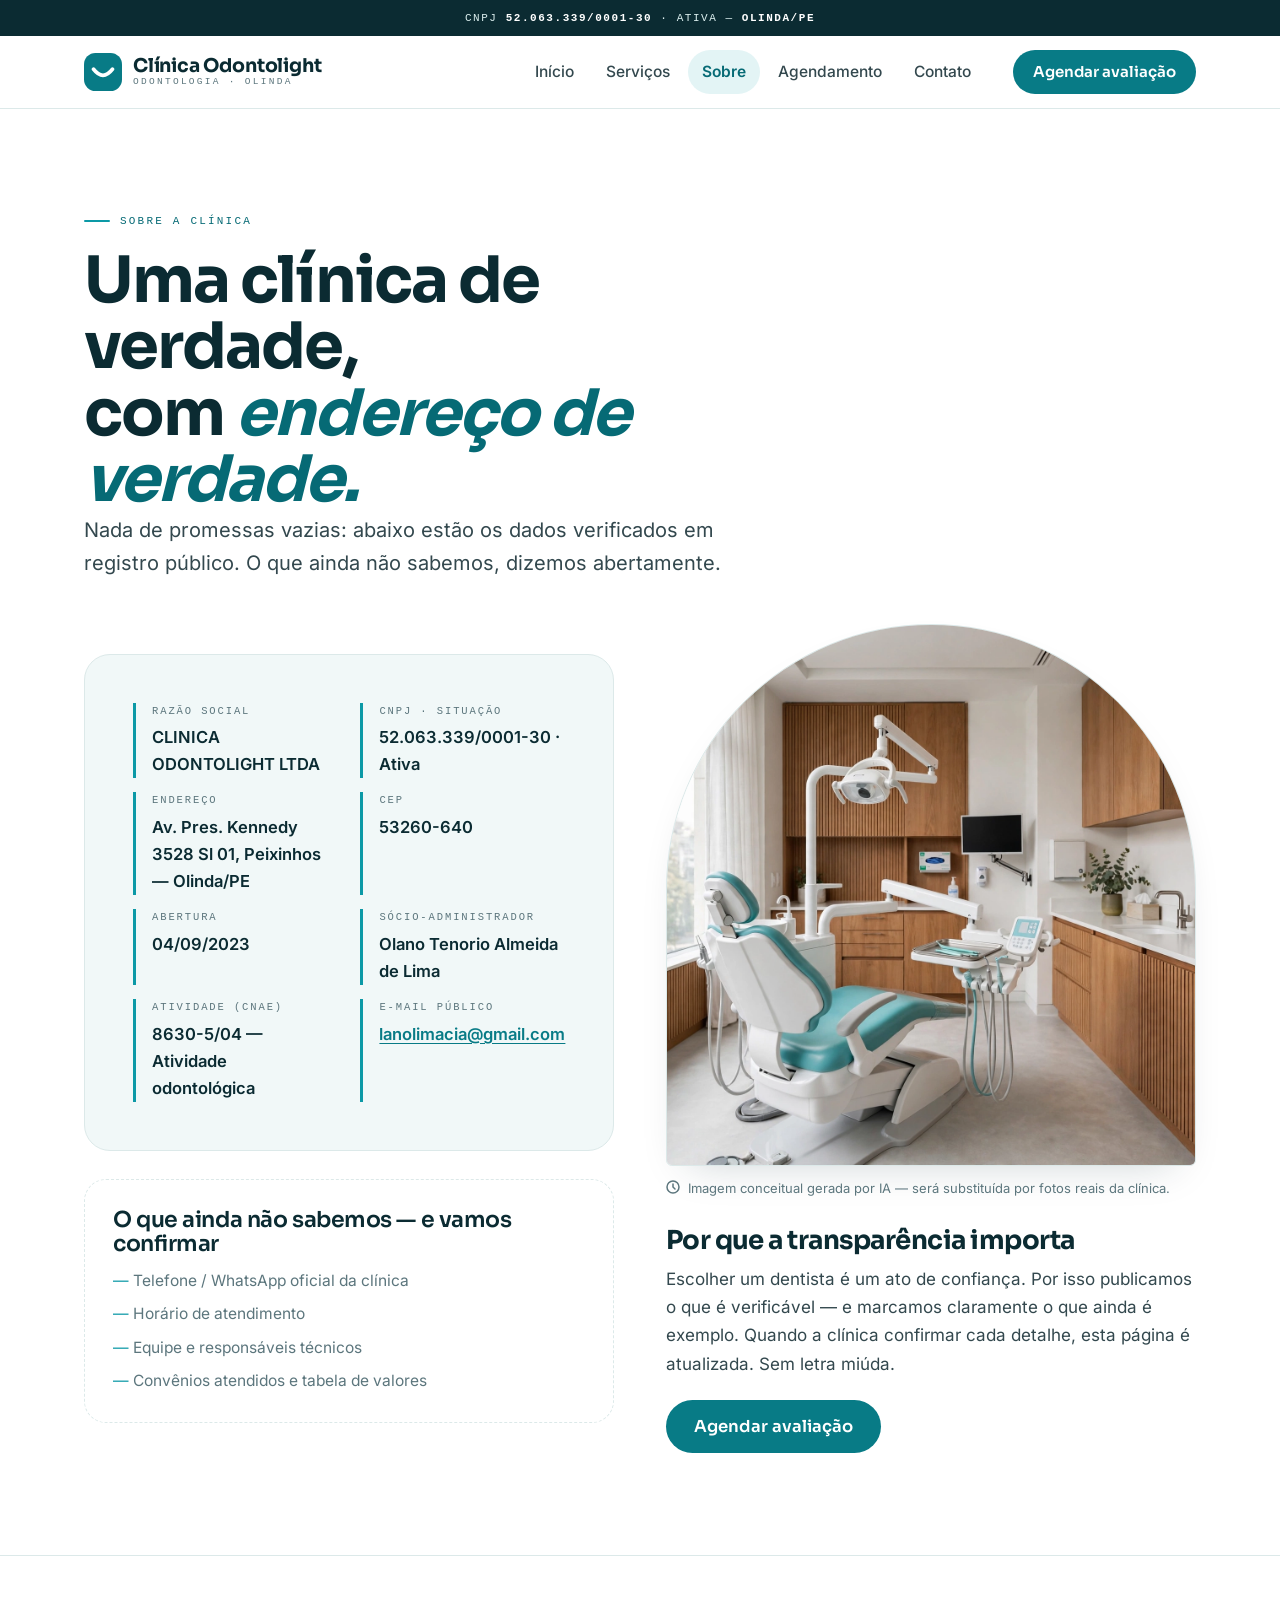
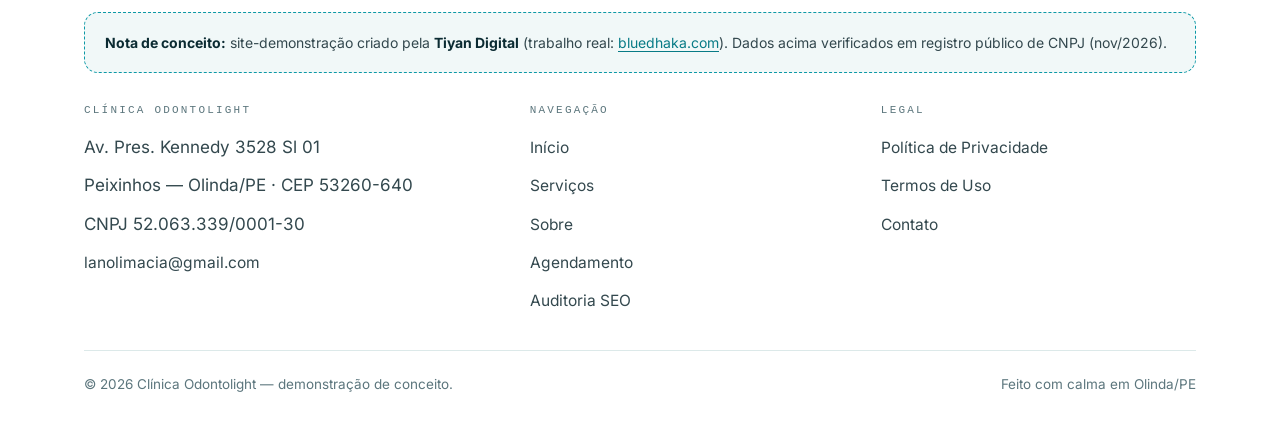
<file: sobre.html>
<!DOCTYPE html>
<html lang="pt-BR">
<head>
<meta charset="UTF-8">
<meta name="viewport" content="width=device-width, initial-scale=1.0">
<title>Sobre — Clínica Odontolight | Dados verificados · Olinda/PE</title>
<meta name="description" content="Conheça a Clínica Odontolight: CNPJ ativo, endereço em Peixinhos, Olinda/PE. Dados verificados em registro público — transparência total.">
<meta property="og:title" content="Sobre — Clínica Odontolight">
<meta property="og:description" content="Uma clínica de verdade, com endereço de verdade. Dados verificados.">
<meta property="og:type" content="website">
<link rel="icon" href="data:image/svg+xml,<svg xmlns='http://www.w3.org/2000/svg' viewBox='0 0 64 64'><rect width='64' height='64' rx='16' fill='%230878B86'/><path d='M14 26 Q32 46 50 26' stroke='white' stroke-width='6' fill='none' stroke-linecap='round'/></svg>">
<link rel="stylesheet" href="css/style.css">
</head>
<body>
<div class="microstrip" role="note"><div class="wrap"><span>CNPJ <b>52.063.339/0001-30</b> · Ativa — <b>Olinda/PE</b></span></div></div>
<header class="site">
  <div class="wrap nav">
    <a class="brand" href="index.html" aria-label="Clínica Odontolight — início">
      <svg class="brand-mark" viewBox="0 0 40 40" aria-hidden="true"><rect width="40" height="40" rx="12" fill="#087B86"/><path d="M10 17 Q20 30 30 17" stroke="#fff" stroke-width="4" fill="none" stroke-linecap="round"/></svg>
      <span class="brand-name"><span data-clinica="name">Clínica Odontolight</span><small>Odontologia · Olinda</small></span>
    </a>
    <nav class="main" id="navMain" aria-label="Principal">
      <ul>
        <li><a href="index.html">Início</a></li>
        <li><a href="servicos.html">Serviços</a></li>
        <li><a href="sobre.html" aria-current="page">Sobre</a></li>
        <li><a href="agendamento.html">Agendamento</a></li>
        <li><a href="contato.html">Contato</a></li>
      </ul>
    </nav>
    <a class="btn btn-sm" href="agendamento.html">Agendar avaliação</a>
    <button class="burger" aria-label="Abrir menu" aria-expanded="false" aria-controls="navMain">☰</button>
  </div>
</header>

<main id="main">
  <section aria-labelledby="about-h">
    <div class="wrap">
      <div class="sec-head rv">
        <p class="eyebrow">Sobre a clínica</p>
        <h1 id="about-h" style="font-size:clamp(36px,5.4vw,64px)">Uma clínica de verdade,<br>com <em class="accent-word">endereço de verdade.</em></h1>
        <p class="lede">Nada de promessas vazias: abaixo estão os dados verificados em registro público. O que ainda não sabemos, dizemos abertamente.</p>
      </div>

      <div class="split-2">
        <div class="rv">
          <div class="fact-card" role="region" aria-label="Dados verificados da clínica">
            <div class="fact"><div class="k">Razão social</div><div class="v">CLINICA ODONTOLIGHT LTDA</div></div>
            <div class="fact"><div class="k">CNPJ · Situação</div><div class="v">52.063.339/0001-30 · Ativa</div></div>
            <div class="fact"><div class="k">Endereço</div><div class="v">Av. Pres. Kennedy 3528 Sl 01, Peixinhos — Olinda/PE</div></div>
            <div class="fact"><div class="k">CEP</div><div class="v">53260-640</div></div>
            <div class="fact"><div class="k">Abertura</div><div class="v">04/09/2023</div></div>
            <div class="fact"><div class="k">Sócio-administrador</div><div class="v">Olano Tenorio Almeida de Lima</div></div>
            <div class="fact"><div class="k">Atividade (CNAE)</div><div class="v">8630-5/04 — Atividade odontológica</div></div>
            <div class="fact"><div class="k">E-mail público</div><div class="v"><a href="mailto:lanolimacia@gmail.com">lanolimacia@gmail.com</a></div></div>
          </div>
          <div class="unknown rv">
            <h3>O que ainda não sabemos — e vamos confirmar</h3>
            <ul>
              <li>Telefone / WhatsApp oficial da clínica</li>
              <li>Horário de atendimento</li>
              <li>Equipe e responsáveis técnicos</li>
              <li>Convênios atendidos e tabela de valores</li>
            </ul>
          </div>
        </div>
        <div class="rv">
          <div class="arch">
            <img src="assets/consultorio.webp" alt="Consultório odontológico moderno e iluminado, vazio, em tons claros com detalhes em verde-água" width="1200" height="900" loading="lazy">
          </div>
          <p class="img-cap">
            <svg width="14" height="14" viewBox="0 0 14 14" aria-hidden="true"><circle cx="7" cy="7" r="6" fill="none" stroke="#5C767D" stroke-width="1.5"/><path d="M7 4v3l2 2" stroke="#5C767D" stroke-width="1.5" fill="none" stroke-linecap="round"/></svg>
            Imagem conceitual gerada por IA — será substituída por fotos reais da clínica.
          </p>
          <div style="margin-top:28px">
            <h2 style="font-size:26px;margin-bottom:10px">Por que a transparência importa</h2>
            <p>Escolher um dentista é um ato de confiança. Por isso publicamos o que é verificável — e marcamos claramente o que ainda é exemplo. Quando a clínica confirmar cada detalhe, esta página é atualizada. Sem letra miúda.</p>
            <div style="margin-top:22px"><a class="btn" href="agendamento.html">Agendar avaliação</a></div>
          </div>
        </div>
      </div>
    </div>
  </section>
</main>

<footer class="site">
  <div class="wrap">
    <div class="concept-note rv"><b>Nota de conceito:</b> site-demonstração criado pela <b>Tiyan Digital</b> (trabalho real: <a href="https://bluedhaka.com" target="_blank" rel="noopener">bluedhaka.com</a>). Dados acima verificados em registro público de CNPJ (nov/2026).</div>
    <div class="foot-grid">
      <div><h4><span data-clinica="name">Clínica Odontolight</span></h4>
        <ul><li>Av. Pres. Kennedy 3528 Sl 01</li><li>Peixinhos — Olinda/PE · CEP 53260-640</li><li>CNPJ 52.063.339/0001-30</li><li><a href="mailto:lanolimacia@gmail.com">lanolimacia@gmail.com</a></li></ul></div>
      <div><h4>Navegação</h4>
        <ul><li><a href="index.html">Início</a></li><li><a href="servicos.html">Serviços</a></li><li><a href="sobre.html">Sobre</a></li><li><a href="agendamento.html">Agendamento</a></li><li><a href="auditoria-seo.html">Auditoria SEO</a></li></ul></div>
      <div><h4>Legal</h4>
        <ul><li><a href="privacidade.html">Política de Privacidade</a></li><li><a href="termos.html">Termos de Uso</a></li><li><a href="contato.html">Contato</a></li></ul></div>
    </div>
    <div class="foot-base"><span>© <span data-year>2026</span> <span data-clinica="name">Clínica Odontolight</span> — demonstração de conceito.</span><span>Feito com calma em Olinda/PE</span></div>
  </div>
</footer>
<a class="sticky-cta" href="agendamento.html">Agendar avaliação</a>
<script src="js/config.js"></script>
<script src="js/site.js"></script>
</body>
</html>
</file>
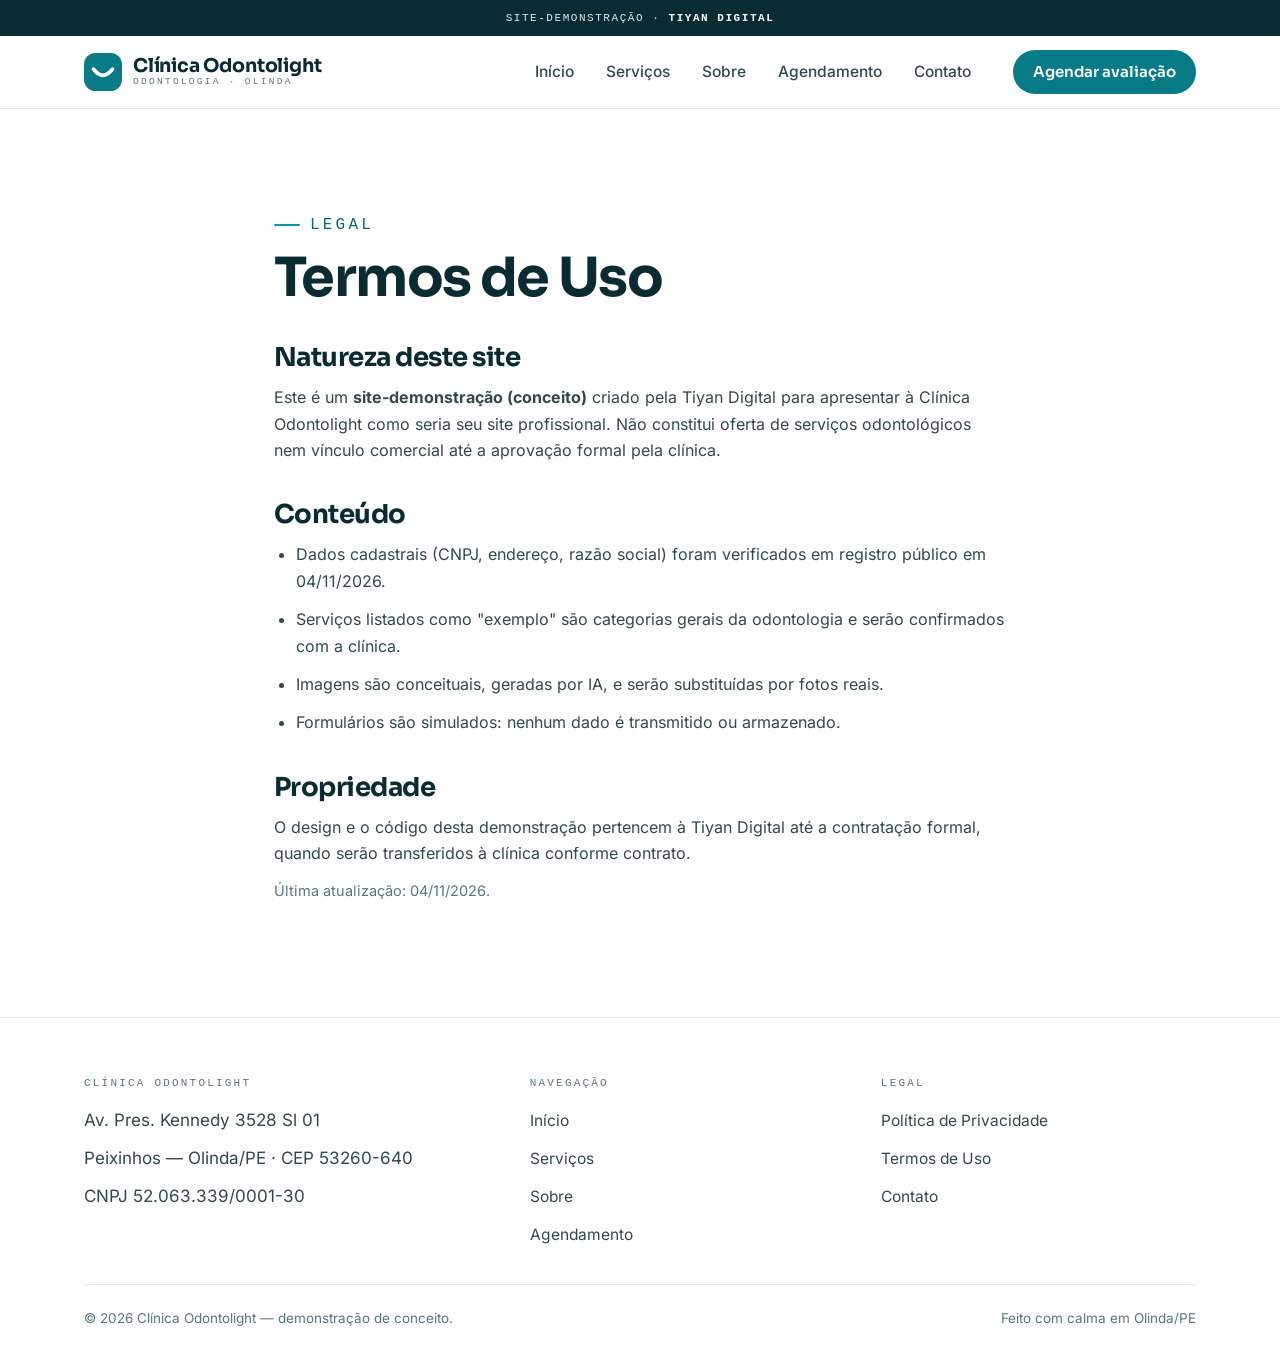
<file: termos.html>
<!DOCTYPE html>
<html lang="pt-BR">
<head>
<meta charset="UTF-8">
<meta name="viewport" content="width=device-width, initial-scale=1.0">
<title>Termos de Uso — Clínica Odontolight</title>
<meta name="description" content="Termos de Uso do site-demonstração da Clínica Odontolight.">
<meta name="robots" content="noindex">
<link rel="icon" href="data:image/svg+xml,<svg xmlns='http://www.w3.org/2000/svg' viewBox='0 0 64 64'><rect width='64' height='64' rx='16' fill='%230878B86'/><path d='M14 26 Q32 46 50 26' stroke='white' stroke-width='6' fill='none' stroke-linecap='round'/></svg>">
<link rel="stylesheet" href="css/style.css">
</head>
<body>
<div class="microstrip" role="note"><div class="wrap"><span>Site-demonstração · <b>Tiyan Digital</b></span></div></div>
<header class="site">
  <div class="wrap nav">
    <a class="brand" href="index.html" aria-label="Clínica Odontolight — início">
      <svg class="brand-mark" viewBox="0 0 40 40" aria-hidden="true"><rect width="40" height="40" rx="12" fill="#087B86"/><path d="M10 17 Q20 30 30 17" stroke="#fff" stroke-width="4" fill="none" stroke-linecap="round"/></svg>
      <span class="brand-name"><span data-clinica="name">Clínica Odontolight</span><small>Odontologia · Olinda</small></span>
    </a>
    <nav class="main" id="navMain" aria-label="Principal">
      <ul>
        <li><a href="index.html">Início</a></li>
        <li><a href="servicos.html">Serviços</a></li>
        <li><a href="sobre.html">Sobre</a></li>
        <li><a href="agendamento.html">Agendamento</a></li>
        <li><a href="contato.html">Contato</a></li>
      </ul>
    </nav>
    <a class="btn btn-sm" href="agendamento.html">Agendar avaliação</a>
    <button class="burger" aria-label="Abrir menu" aria-expanded="false" aria-controls="navMain">☰</button>
  </div>
</header>
<main id="main">
  <section>
    <div class="wrap legal">
      <p class="eyebrow">Legal</p>
      <h1 style="font-size:clamp(32px,5vw,54px);margin-bottom:18px">Termos de Uso</h1>
      <h2>Natureza deste site</h2>
      <p>Este é um <strong>site-demonstração (conceito)</strong> criado pela Tiyan Digital para apresentar à Clínica Odontolight como seria seu site profissional. Não constitui oferta de serviços odontológicos nem vínculo comercial até a aprovação formal pela clínica.</p>
      <h2>Conteúdo</h2>
      <ul>
        <li>Dados cadastrais (CNPJ, endereço, razão social) foram verificados em registro público em 04/11/2026.</li>
        <li>Serviços listados como "exemplo" são categorias gerais da odontologia e serão confirmados com a clínica.</li>
        <li>Imagens são conceituais, geradas por IA, e serão substituídas por fotos reais.</li>
        <li>Formulários são simulados: nenhum dado é transmitido ou armazenado.</li>
      </ul>
      <h2>Propriedade</h2>
      <p>O design e o código desta demonstração pertencem à Tiyan Digital até a contratação formal, quando serão transferidos à clínica conforme contrato.</p>
      <p style="color:var(--muted);font-size:14.5px">Última atualização: 04/11/2026.</p>
    </div>
  </section>
</main>
<footer class="site">
  <div class="wrap">
    <div class="foot-grid">
      <div><h4><span data-clinica="name">Clínica Odontolight</span></h4>
        <ul><li>Av. Pres. Kennedy 3528 Sl 01</li><li>Peixinhos — Olinda/PE · CEP 53260-640</li><li>CNPJ 52.063.339/0001-30</li></ul></div>
      <div><h4>Navegação</h4>
        <ul><li><a href="index.html">Início</a></li><li><a href="servicos.html">Serviços</a></li><li><a href="sobre.html">Sobre</a></li><li><a href="agendamento.html">Agendamento</a></li></ul></div>
      <div><h4>Legal</h4>
        <ul><li><a href="privacidade.html">Política de Privacidade</a></li><li><a href="termos.html">Termos de Uso</a></li><li><a href="contato.html">Contato</a></li></ul></div>
    </div>
    <div class="foot-base"><span>© <span data-year>2026</span> <span data-clinica="name">Clínica Odontolight</span> — demonstração de conceito.</span><span>Feito com calma em Olinda/PE</span></div>
  </div>
</footer>
<script src="js/config.js"></script>
<script src="js/site.js"></script>
</body>
</html>
</file>
<file: css/style.css>
/* Clínica Odontolight — concept proposal site · DESIGN.md is the spec
   First rule sets the page background (no white flash). Tokens only — no hardcoded hex.
   Fonts self-hosted (variable, latin) — zero third-party embeds. */
@font-face{
  font-family:'Inter';font-style:normal;font-weight:100 900;font-display:swap;
  src:url('../assets/fonts/inter-var-latin.woff2') format('woff2');
}
@font-face{
  font-family:'Sora';font-style:normal;font-weight:400 800;font-display:swap;
  src:url('../assets/fonts/sora-var-latin.woff2') format('woff2');
}
:root{
  --bg:#FFFFFF;
  --mist:#F1F8F8;
  --warm:#FFF4E4;
  --warm-line:#F0DFC2;
  --ink:#0B2B32;
  --body:#33484E;
  --muted:#5C767D;
  --line:#DCE9E9;
  --accent:#087B86;        /* CTA — white on it = 5.01:1 */
  --accent-deep:#066A75;   /* hover */
  --accent-bright:#0C99A6; /* graphics / large type / arcs only (3.43:1) */
  --accent-soft:#E3F4F5;
  --accent-ink:#FFFFFF;
  --good:#1E7A55;
  --r-lg:22px;
  --r-md:14px;
  --font-display:"Sora",system-ui,-apple-system,"Segoe UI",sans-serif;
  --font-body:"Inter",system-ui,-apple-system,"Segoe UI",sans-serif;
  --font-mono:ui-monospace,"SF Mono",Menlo,Consolas,monospace;
  --ease:cubic-bezier(0.16,1,0.3,1);
  --shadow:0 18px 44px -22px rgba(11,43,50,.22);
}
*{box-sizing:border-box;margin:0;padding:0}
html{background:var(--bg);scroll-behavior:smooth}
body{
  background:var(--bg);color:var(--body);
  font-family:var(--font-body);font-size:17px;line-height:1.65;
  -webkit-font-smoothing:antialiased;overflow-x:hidden;
}
::selection{background:var(--accent-soft);color:var(--ink)}
img{max-width:100%;height:auto;display:block}
a{color:var(--accent);text-decoration-thickness:1px;text-underline-offset:3px}
a:hover{color:var(--accent-deep)}
:focus-visible{outline:3px solid var(--accent-bright);outline-offset:3px;border-radius:6px}

.wrap{max-width:1160px;margin-inline:auto;padding-inline:24px}
section{padding-block:clamp(56px,8vw,110px)}
.sec-head{max-width:680px;margin-bottom:44px}
.eyebrow{
  font-family:var(--font-mono);font-size:11px;letter-spacing:.2em;text-transform:uppercase;
  color:var(--accent-deep);margin-bottom:18px;display:flex;align-items:center;gap:10px;
}
.eyebrow::before{content:"";width:26px;height:2px;background:var(--accent-bright);border-radius:2px}
h1,h2,h3{font-family:var(--font-display);color:var(--ink);line-height:1.08;letter-spacing:-0.02em}
h1{font-size:clamp(42px,6.4vw,84px);letter-spacing:-0.03em;line-height:1.04;font-weight:700}
h2{font-size:clamp(28px,3.6vw,44px);font-weight:700;margin-bottom:14px}
h3{font-size:22px;font-weight:600}
.lede{font-size:clamp(17px,1.6vw,20px);color:var(--body);max-width:56ch}
.accent-word{color:var(--accent-deep);font-style:italic}

/* ---------- micro strip ---------- */
.microstrip{background:var(--ink);color:#DCEFEF;font-family:var(--font-mono);font-size:11px;letter-spacing:.14em;text-transform:uppercase}
.microstrip .wrap{display:flex;justify-content:center;gap:8px;padding-block:9px;text-align:center;flex-wrap:wrap}
.microstrip b{color:#fff;font-weight:600}

/* ---------- header / glass nav ---------- */
header.site{
  position:sticky;top:0;z-index:50;
  background:rgba(255,255,255,.72);
  -webkit-backdrop-filter:blur(14px);backdrop-filter:blur(14px);
  border-bottom:1px solid var(--line);
}
.nav{display:flex;align-items:center;gap:28px;padding-block:14px}
.brand{display:flex;align-items:center;gap:11px;text-decoration:none;color:var(--ink);margin-right:auto}
.brand-mark{width:38px;height:38px;flex:none}
.brand-name{font-family:var(--font-display);font-weight:700;font-size:19px;letter-spacing:-0.01em;line-height:1.1}
.brand-name small{display:block;font-family:var(--font-mono);font-size:9.5px;font-weight:400;letter-spacing:.24em;color:var(--muted);text-transform:uppercase}
nav.main ul{display:flex;gap:4px;list-style:none}
nav.main a{
  display:inline-block;padding:10px 14px;border-radius:999px;text-decoration:none;
  color:var(--body);font-weight:500;font-size:15.5px;min-height:44px;line-height:24px;
}
nav.main a:hover{background:var(--mist);color:var(--ink)}
nav.main a[aria-current="page"]{background:var(--accent-soft);color:var(--accent-deep);font-weight:600}
.burger{display:none;background:none;border:1px solid var(--line);border-radius:12px;width:48px;height:48px;font-size:22px;color:var(--ink);cursor:pointer}

/* ---------- buttons ---------- */
.btn{
  display:inline-flex;align-items:center;justify-content:center;gap:10px;
  min-height:52px;padding:13px 28px;border-radius:999px;border:0;cursor:pointer;
  font-family:var(--font-display);font-weight:600;font-size:16.5px;text-decoration:none;
  background:var(--accent);color:var(--accent-ink);
  transition:transform .2s var(--ease),background .2s;
}
.btn:hover{background:var(--accent-deep);color:#fff;transform:scale(1.03)}
.btn:active{transform:scale(.97)}
.btn-ghost{background:transparent;color:var(--accent-deep);border:1.5px solid var(--line)}
.btn-ghost:hover{background:var(--accent-soft);border-color:var(--accent-bright);color:var(--accent-deep)}
.btn-sm{min-height:44px;padding:9px 20px;font-size:15px}
.btn-light{background:#fff;color:var(--accent-deep)}
.btn-light:hover{background:var(--mist);color:var(--accent-deep)}

/* ---------- hero ---------- */
.hero{padding-block:clamp(48px,6vw,88px) clamp(40px,5vw,72px);position:relative;overflow:hidden}
.hero-grid{display:grid;grid-template-columns:1.02fr .98fr;gap:clamp(32px,5vw,72px);align-items:center}
.hero h1{margin:0 0 22px}
.hero .lede{margin-bottom:32px}
.hero-cta{display:flex;gap:14px;flex-wrap:wrap;margin-bottom:18px}
.hero-note{font-size:14px;color:var(--muted);display:flex;gap:8px;align-items:center}
.hero-note svg{flex:none}
.mask-line{display:block;overflow:hidden;padding-bottom:.08em;margin-bottom:-.08em}
.mask-line>span{display:block}
.js .mask-line>span{transform:translateY(112%);transition:transform .9s var(--ease)}
.js .in .mask-line>span{transform:none}
.js .mask-line:nth-child(2)>span{transition-delay:.1s}
.js .mask-line:nth-child(3)>span{transition-delay:.2s}

.hero-media{position:relative}
.arch{
  border-radius:999px 999px var(--r-lg) var(--r-lg);overflow:hidden;
  border:1px solid var(--line);box-shadow:var(--shadow);background:var(--mist);
}
.arch img{width:100%;height:clamp(380px,44vw,540px);object-fit:cover}
.arc-ring{position:absolute;inset:-26px -26px auto auto;width:min(46%,240px);pointer-events:none}
.arc-ring path{fill:none;stroke:var(--accent-bright);stroke-width:10;stroke-linecap:round}
.js .arc-ring path{stroke-dasharray:320;stroke-dashoffset:320;transition:stroke-dashoffset 1.4s var(--ease) .5s}
.js .in .arc-ring path{stroke-dashoffset:0}
.img-cap{font-size:13px;color:var(--muted);margin-top:12px;display:flex;gap:8px;align-items:flex-start}
.img-cap svg{flex:none;margin-top:2px}

/* ---------- trust strip ---------- */
.trust{background:var(--mist);border-block:1px solid var(--line);padding-block:30px}
.trust-grid{display:grid;grid-template-columns:repeat(4,1fr);gap:20px}
.trust-item{border-left:3px solid var(--accent-bright);padding-left:16px}
.trust-item .k{font-family:var(--font-mono);font-size:10.5px;letter-spacing:.18em;text-transform:uppercase;color:var(--muted);margin-bottom:4px}
.trust-item .v{font-family:var(--font-display);font-weight:600;color:var(--ink);font-size:16.5px}

/* ---------- bento services ---------- */
.bento{display:grid;grid-template-columns:repeat(3,1fr);gap:18px}
.tile{
  background:var(--bg);border:1px solid var(--line);border-radius:var(--r-lg);
  padding:28px 26px;display:flex;flex-direction:column;gap:10px;min-height:210px;
  transition:transform .2s var(--ease),box-shadow .2s var(--ease),border-color .2s;
}
.tile:hover{transform:translateY(-4px);box-shadow:var(--shadow);border-color:var(--accent-bright)}
.tile .n{font-family:var(--font-mono);font-size:11px;color:var(--accent-deep);letter-spacing:.18em}
.tile h3{font-size:20px}
.tile p{font-size:15px;color:var(--muted);flex:1}
.tag{
  align-self:flex-start;font-family:var(--font-mono);font-size:10.5px;letter-spacing:.12em;text-transform:uppercase;
  background:var(--accent-soft);color:var(--accent-deep);border-radius:999px;padding:5px 12px;
}
.tile .go{font-weight:600;font-size:15px;text-decoration:none;display:inline-flex;align-items:center;gap:6px}

/* ---------- steps on arc ---------- */
.steps{position:relative;display:grid;grid-template-columns:repeat(3,1fr);gap:18px;margin-top:8px}
.step{background:var(--bg);border:1px solid var(--line);border-radius:var(--r-lg);padding:30px 26px;position:relative}
.step .n{
  width:52px;height:52px;border-radius:50%;background:var(--accent);color:#fff;
  font-family:var(--font-display);font-weight:700;font-size:20px;
  display:flex;align-items:center;justify-content:center;margin-bottom:16px;
}
.step h3{margin-bottom:8px;font-size:19px}
.step p{font-size:15.5px;color:var(--muted)}

/* ---------- warm band / audit teaser ---------- */
.band-warm{background:var(--warm);border-block:1px solid var(--warm-line)}
.band-warm .split{display:grid;grid-template-columns:1.1fr .9fr;gap:40px;align-items:center}
.band-warm h2{color:var(--ink)}
.stat-row{display:flex;gap:36px;margin:26px 0;flex-wrap:wrap}
.stat .num{font-family:var(--font-display);font-weight:700;font-size:clamp(34px,4vw,52px);color:var(--accent-deep);letter-spacing:-0.02em}
.stat .lbl{font-size:14px;color:var(--body);max-width:18ch}

/* ---------- FAQ ---------- */
.faq{max-width:760px}
.faq details{border:1px solid var(--line);border-radius:var(--r-md);margin-bottom:12px;background:var(--bg);overflow:hidden}
.faq summary{
  cursor:pointer;list-style:none;display:flex;justify-content:space-between;align-items:center;gap:16px;
  padding:20px 24px;font-family:var(--font-display);font-weight:600;color:var(--ink);font-size:17px;min-height:56px;
}
.faq summary::-webkit-details-marker{display:none}
.faq summary .pm{flex:none;width:30px;height:30px;border-radius:50%;background:var(--accent-soft);color:var(--accent-deep);display:flex;align-items:center;justify-content:center;font-size:18px;font-weight:400;transition:transform .25s var(--ease)}
.faq details[open] summary .pm{transform:rotate(45deg)}
.faq .a{padding:0 24px 22px;color:var(--body);font-size:16px;max-width:62ch}

/* ---------- final CTA ---------- */
.cta-final{background:var(--ink);border-radius:32px;padding:clamp(44px,6vw,80px);text-align:center;color:#DCEFEF;position:relative;overflow:hidden}
.cta-final h2{color:#fff;margin-bottom:14px}
.cta-final p{max-width:52ch;margin:0 auto 30px;color:#BFDCDC}
.cta-final .smile{position:absolute;left:50%;bottom:-70px;transform:translateX(-50%);opacity:.5;pointer-events:none}

/* ---------- footer ---------- */
footer.site{border-top:1px solid var(--line);padding-block:56px 40px;margin-top:0;background:var(--bg)}
.foot-grid{display:grid;grid-template-columns:1.3fr 1fr 1fr;gap:36px;margin-bottom:36px}
.foot-grid h4{font-family:var(--font-mono);font-size:11px;letter-spacing:.2em;text-transform:uppercase;color:var(--muted);margin-bottom:14px;font-weight:400}
.foot-grid ul{list-style:none;display:grid;gap:10px}
.foot-grid a{color:var(--body);text-decoration:none;font-size:15.5px}
.foot-grid a:hover{color:var(--accent-deep);text-decoration:underline}
.concept-note{background:var(--mist);border:1px dashed var(--accent-bright);border-radius:var(--r-md);padding:18px 20px;font-size:14px;color:var(--body);margin-bottom:28px}
.concept-note b{color:var(--ink)}
.foot-base{border-top:1px solid var(--line);padding-top:22px;display:flex;justify-content:space-between;gap:16px;flex-wrap:wrap;font-size:13.5px;color:var(--muted)}

/* ---------- numbered service list ---------- */
.svc-list{border-top:1px solid var(--line)}
.svc{display:grid;grid-template-columns:90px 1fr auto;gap:24px;align-items:start;padding:30px 8px;border-bottom:1px solid var(--line);transition:background .2s}
.svc:hover{background:var(--mist)}
.svc .n{font-family:var(--font-display);font-weight:700;font-size:30px;color:var(--accent-bright);letter-spacing:-0.02em}
.svc h3{font-size:21px;margin-bottom:6px}
.svc p{color:var(--muted);font-size:15.5px;max-width:60ch}
.notice{display:flex;gap:12px;background:var(--accent-soft);border:1px solid var(--accent-bright);border-radius:var(--r-md);padding:18px 20px;font-size:15px;color:var(--body);margin-bottom:36px}
.notice svg{flex:none;margin-top:2px}

/* ---------- fact card (sobre) ---------- */
.fact-card{background:var(--mist);border:1px solid var(--line);border-radius:26px;padding:clamp(28px,4vw,48px);display:grid;grid-template-columns:1fr 1fr;gap:14px 32px}
.fact{border-left:3px solid var(--accent-bright);padding-left:16px}
.fact .k{font-family:var(--font-mono);font-size:10.5px;letter-spacing:.18em;text-transform:uppercase;color:var(--muted);margin-bottom:4px}
.fact .v{font-weight:600;color:var(--ink);font-size:16.5px}
.unknown{background:var(--bg);border:1px dashed var(--line);border-radius:var(--r-lg);padding:28px;margin-top:28px}
.unknown h3{margin-bottom:12px}
.unknown ul{list-style:none;display:grid;gap:8px;color:var(--muted);font-size:15.5px}
.unknown li::before{content:"— ";color:var(--accent-bright)}
.split-2{display:grid;grid-template-columns:1fr 1fr;gap:clamp(28px,4vw,56px);align-items:center}

/* ---------- forms ---------- */
.form-card{
  background:rgba(255,255,255,.78);-webkit-backdrop-filter:blur(14px);backdrop-filter:blur(14px);
  border:1px solid var(--line);border-radius:26px;padding:clamp(26px,4vw,44px);box-shadow:var(--shadow);
}
.field{margin-bottom:20px}
.field label{display:block;font-weight:600;color:var(--ink);font-size:15.5px;margin-bottom:8px}
.field input,.field select,.field textarea{
  width:100%;border:1.5px solid var(--line);border-radius:var(--r-md);padding:14px 16px;
  font:inherit;font-size:16px;color:var(--ink);background:#fff;min-height:52px;
}
.field textarea{min-height:110px;resize:vertical}
.field input:focus,.field select:focus,.field textarea:focus{border-color:var(--accent-bright);outline:3px solid var(--accent-soft);outline-offset:1px}
.field .hint{font-size:13.5px;color:var(--muted);margin-top:6px}
.consent{display:flex;gap:12px;align-items:flex-start;background:var(--mist);border-radius:var(--r-md);padding:16px 18px;margin:24px 0;font-size:14.5px}
.consent input{width:22px;height:22px;flex:none;margin-top:2px;accent-color:var(--accent)}
.form-ok{text-align:center;padding:32px 12px}
.form-ok .ring{width:84px;height:84px;border-radius:50%;background:var(--accent-soft);display:flex;align-items:center;justify-content:center;margin:0 auto 20px}
.demo-flag{font-family:var(--font-mono);font-size:11px;letter-spacing:.14em;text-transform:uppercase;color:var(--accent-deep);background:var(--accent-soft);border-radius:999px;padding:6px 14px;display:inline-block;margin-bottom:16px}

/* ---------- audit page ---------- */
.finding{border:1px solid var(--line);border-radius:var(--r-lg);padding:clamp(24px,3.4vw,36px);margin-bottom:18px;display:grid;grid-template-columns:64px 1fr;gap:20px;background:var(--bg)}
.finding .sev{width:56px;height:56px;border-radius:18px;background:#FDECEC;color:#B3372F;font-family:var(--font-display);font-weight:700;display:flex;align-items:center;justify-content:center;font-size:22px}
.finding .sev.mid{background:var(--warm);color:#9A6B1E}
.finding h3{margin-bottom:8px;font-size:20px}
.finding .row{display:grid;grid-template-columns:1fr 1fr;gap:16px;margin-top:14px}
.finding .cell{background:var(--mist);border-radius:var(--r-md);padding:14px 16px;font-size:14.5px}
.finding .cell b{display:block;font-family:var(--font-mono);font-size:10.5px;letter-spacing:.16em;text-transform:uppercase;color:var(--muted);margin-bottom:6px;font-weight:400}
.plan-table{width:100%;border-collapse:separate;border-spacing:0;border:1px solid var(--line);border-radius:var(--r-lg);overflow:hidden;font-size:15.5px;background:var(--bg)}
.plan-table th{background:var(--ink);color:#fff;text-align:left;padding:16px 20px;font-family:var(--font-display);font-size:15px}
.plan-table td{padding:16px 20px;border-top:1px solid var(--line);vertical-align:top}
.plan-table tr td:first-child{font-weight:600;color:var(--ink)}
.plan-table .price{font-family:var(--font-display);font-weight:700;color:var(--accent-deep);white-space:nowrap}
.plan-scroll{overflow-x:auto;border-radius:var(--r-lg)}

/* ---------- contact cards ---------- */
.contact-grid{display:grid;grid-template-columns:repeat(3,1fr);gap:18px;margin-bottom:44px}
.ccard{border:1px solid var(--line);border-radius:var(--r-lg);padding:28px 26px;background:var(--bg)}
.ccard .ic{width:48px;height:48px;border-radius:14px;background:var(--accent-soft);display:flex;align-items:center;justify-content:center;margin-bottom:14px}
.ccard h3{font-size:18px;margin-bottom:6px}
.ccard p{font-size:15px;color:var(--muted)}
.ccard a.addr{color:var(--body);text-decoration:none}
.ccard a.addr:hover{color:var(--accent-deep);text-decoration:underline}

/* ---------- reveal ---------- */
.js .rv{opacity:0;transform:translateY(22px);transition:opacity .8s var(--ease),transform .8s var(--ease)}
.js .rv.in{opacity:1;transform:none}

/* ---------- sticky mobile CTA ---------- */
.sticky-cta{display:none}

/* ---------- legal ---------- */
.legal{max-width:780px}
.legal h2{margin:38px 0 12px;font-size:26px}
.legal p,.legal li{font-size:16px;margin-bottom:12px}
.legal ul{padding-left:22px}

/* ---------- 404 ---------- */
.e404{text-align:center;padding-block:80px}
.e404 .big{font-family:var(--font-display);font-weight:700;font-size:clamp(90px,18vw,200px);color:var(--accent-soft);letter-spacing:-0.04em;line-height:1}

/* ---------- responsive: phone is a second composition ---------- */
@media (max-width:900px){
  .hero-grid{grid-template-columns:1fr}
  .hero-media{order:-1}
  .arch img{height:300px}
  .trust-grid{grid-template-columns:1fr 1fr}
  .bento{grid-template-columns:1fr}
  .steps{grid-template-columns:1fr}
  .band-warm .split{grid-template-columns:1fr}
  .split-2{grid-template-columns:1fr}
  .fact-card{grid-template-columns:1fr}
  .contact-grid{grid-template-columns:1fr}
  .foot-grid{grid-template-columns:1fr}
  .finding{grid-template-columns:1fr}
  .finding .row{grid-template-columns:1fr}
  .svc{grid-template-columns:56px 1fr}
  .svc .tag{grid-column:2}
}
@media (max-width:768px){
  nav.main{display:none}
  nav.main.open{display:block;position:absolute;top:100%;left:0;right:0;background:#fff;border-bottom:1px solid var(--line);padding:12px 24px 20px;box-shadow:var(--shadow)}
  nav.main.open ul{flex-direction:column}
  nav.main.open a{display:block}
  .burger{display:block}
  header.site .btn{display:none}
  .sticky-cta{
    display:flex;position:fixed;left:16px;right:16px;bottom:16px;z-index:60;
    min-height:56px;align-items:center;justify-content:center;
    background:var(--accent);color:#fff;border-radius:999px;
    font-family:var(--font-display);font-weight:600;font-size:17px;text-decoration:none;
    box-shadow:0 12px 32px -8px rgba(8,123,134,.55);
  }
  body{padding-bottom:88px}
}
@media (max-width:900px){
  .wrap{padding-inline:18px}
  section{padding-block:60px}
}
@media (prefers-reduced-motion:reduce){
  *,*::before,*::after{animation-duration:.01ms!important;transition-duration:.01ms!important}
  html{scroll-behavior:auto}
  .js .rv{opacity:1;transform:none}
  .js .mask-line>span{transform:none}
  .js .arc-ring path{stroke-dashoffset:0}
}
</file>
